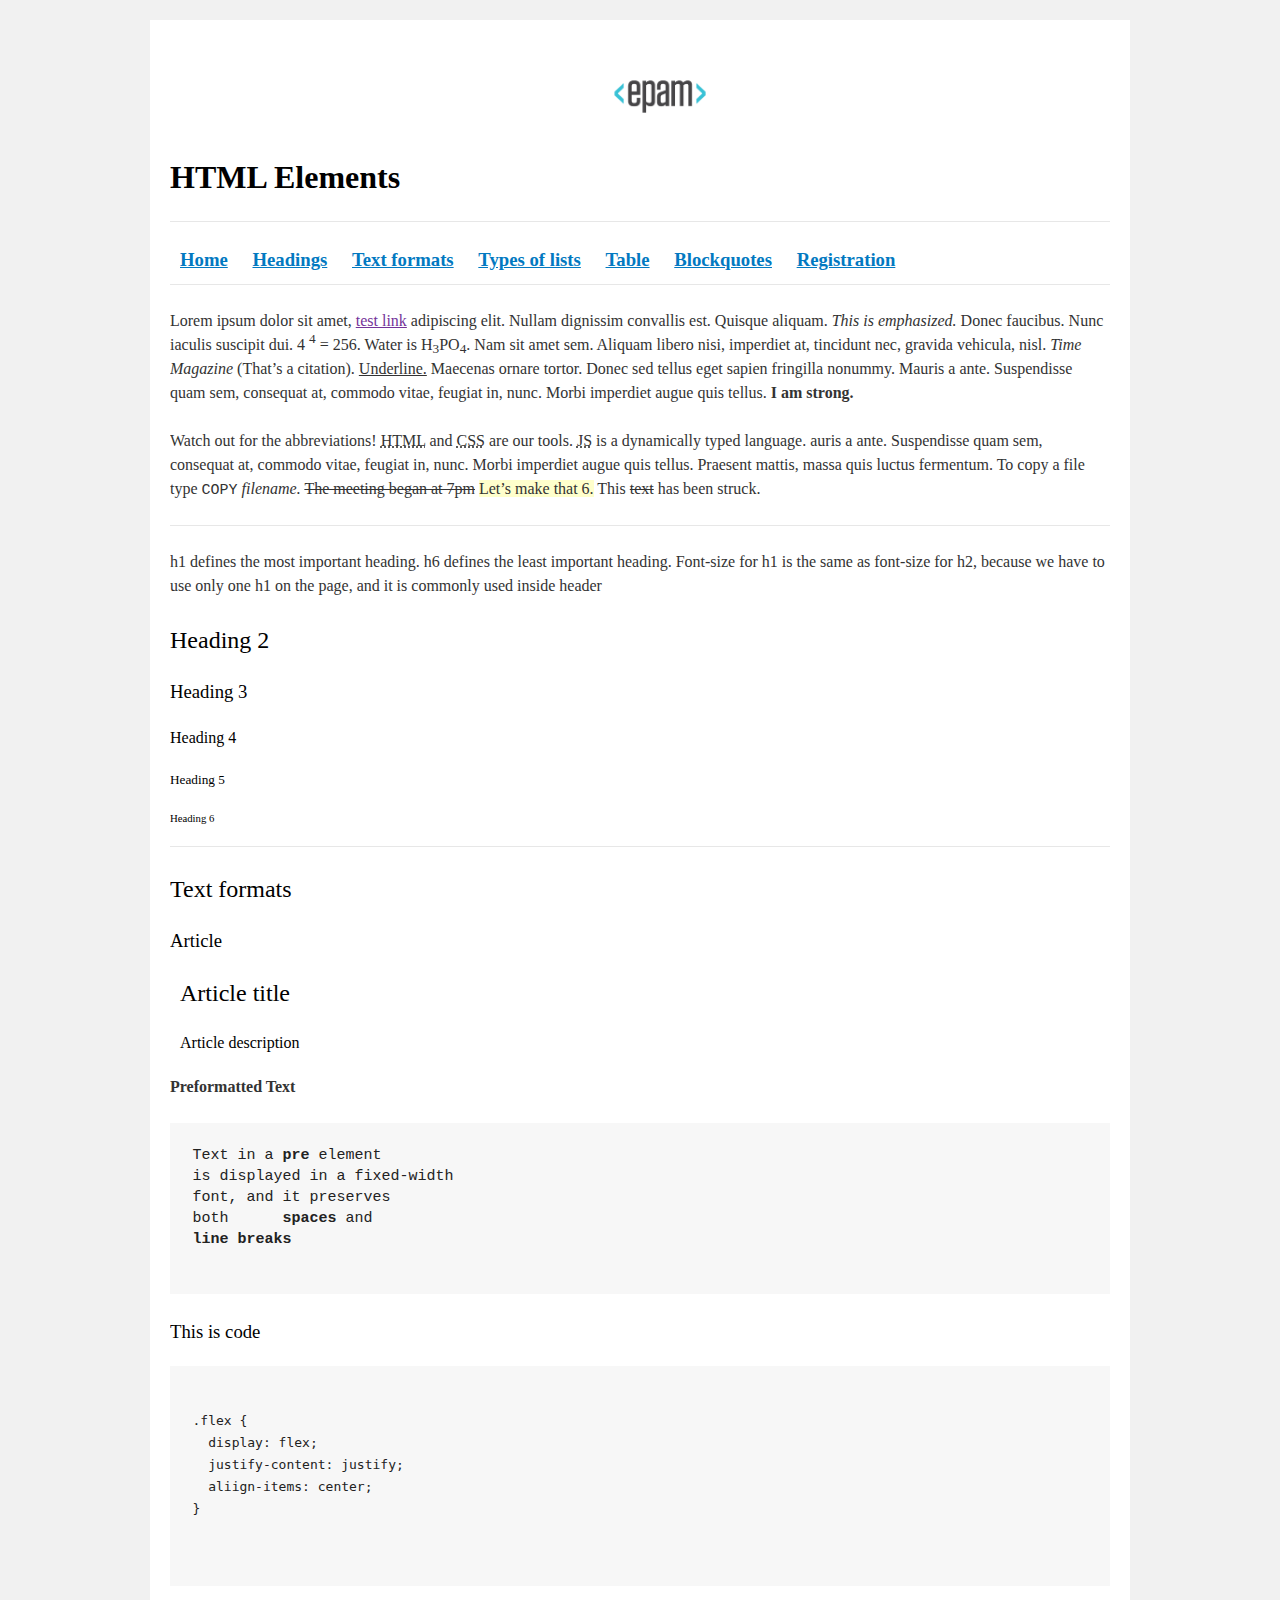
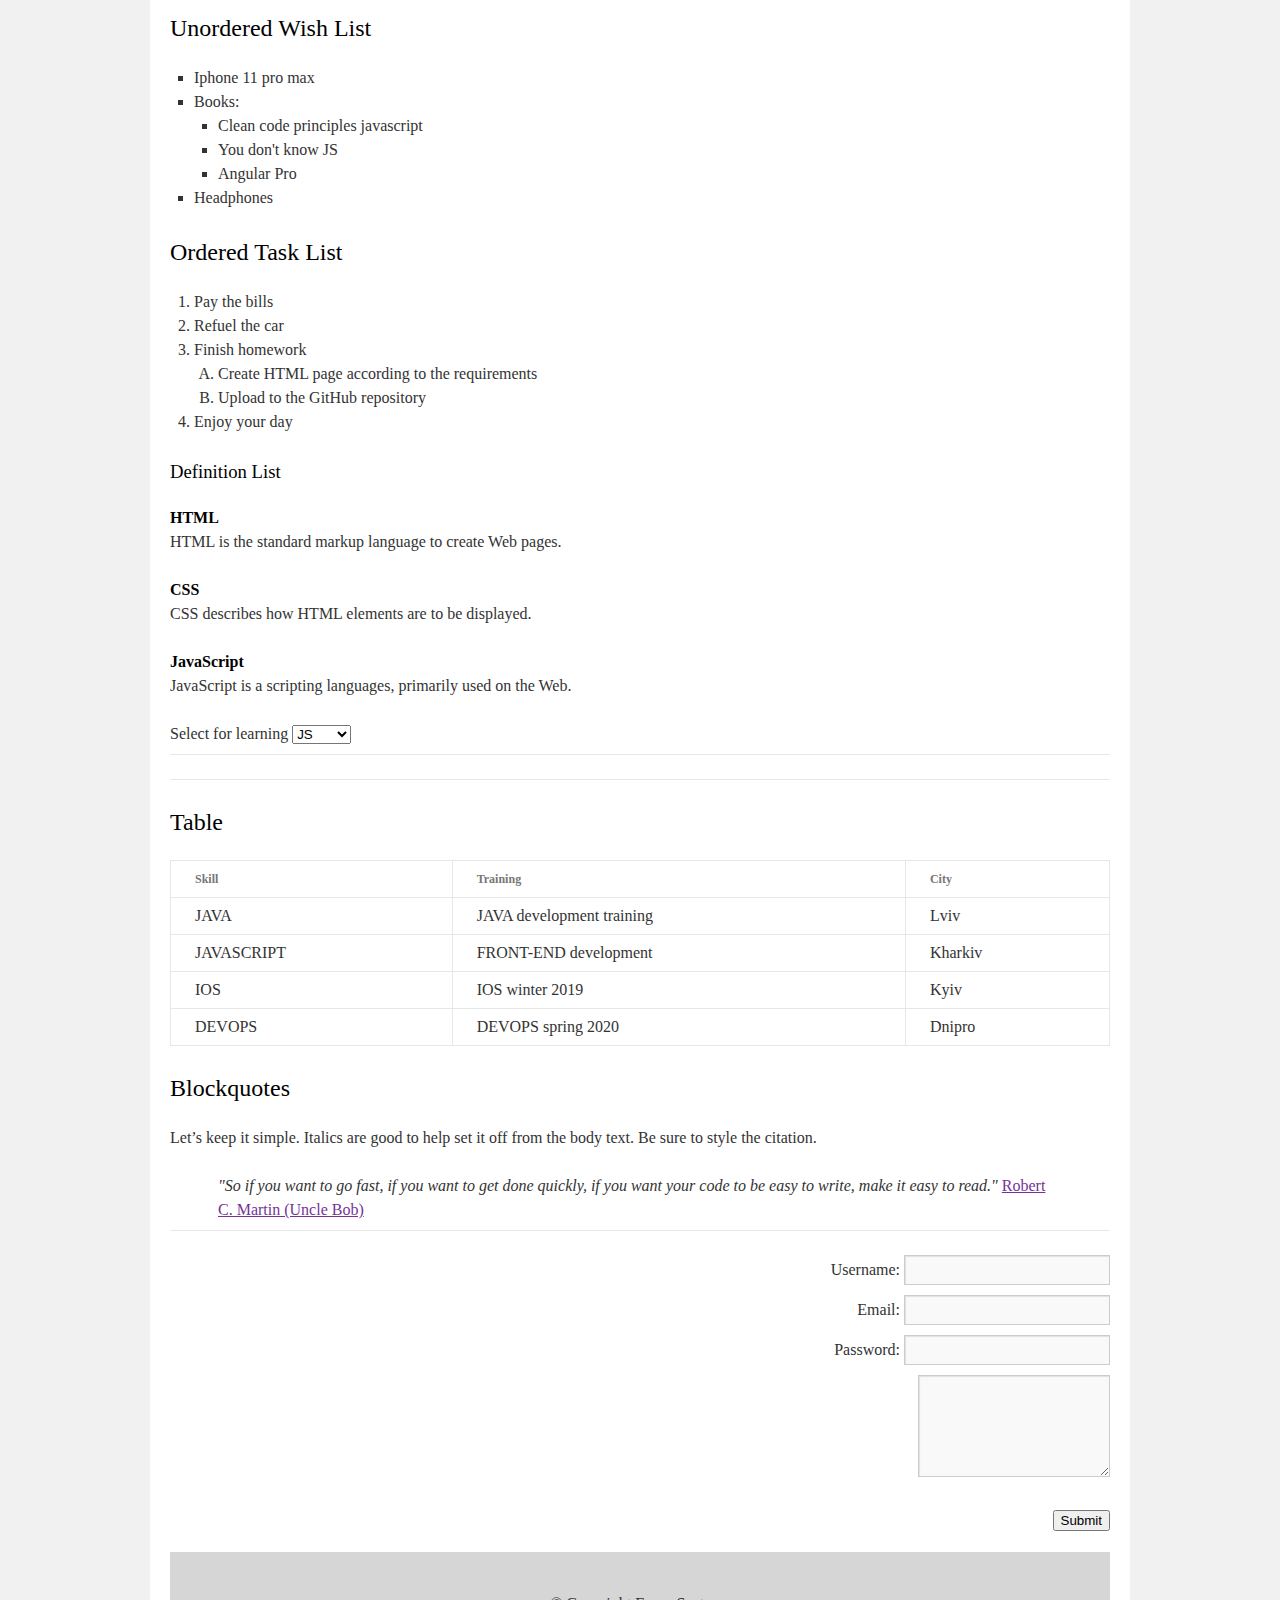
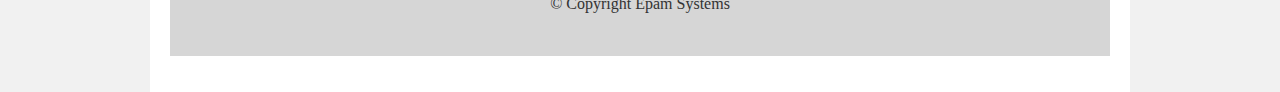
<file: FL12_HW1/homework/index.html>
<!DOCTYPE html>
<html lang="en">

<head>
  <meta charset="utf-8">
  <title>HTML Basics</title>
  <link rel="stylesheet" href="style.css">
</head>

<body>
  <div id="wrapper">
    <div id="main">
      <div id="container">
        <div id="content" role="main">

          <header>
            <img src="logo.png" alt="Epam logo">
            <h1>
              <b>
                HTML Elements
              </b>
            </h1>
          </header>
          
          <h3>
              <strong>
                <nav>
                  <hr>
                    <a href="">Home</a>
                    <a href="">Headings</a>
                    <a href="">Text formats</a>
                    <a href="">Types of lists</a>
                    <a href="">Table</a>
                    <a href="">Blockquotes</a>
                    <a href="">Registration</a>
                  <hr>
                </nav>
              </strong>
          </h3>

          <p>
            Lorem ipsum dolor sit amet,
            <a href="">test link</a>
            adipiscing elit.
            Nullam dignissim convallis est. Quisque aliquam.
            <em>This is emphasized.</em>
            Donec faucibus. Nunc iaculis suscipit dui. 4
            <sup>4</sup> = 256.
            Water is H<sub>3</sub>PO<sub>4</sub>.
            Nam sit amet sem. Aliquam libero nisi, imperdiet at, tincidunt nec, gravida vehicula, nisl.
            <cite>Time Magazine</cite>
            (That’s a citation).
            <u>Underline.</u>
            Maecenas ornare tortor. Donec sed tellus eget sapien fringilla nonummy. Mauris a ante. Suspendisse quam sem, consequat at, commodo vitae, feugiat in, nunc. Morbi imperdiet augue quis tellus.
            <b>I am strong.</b>  
          </p>

          <p>
            Watch out for the abbreviations!
            <abbr title="Hyper Text Markup Language">HTML</abbr>
            and
            <abbr title="Cascading Style Sheets">CSS</abbr>
            are our tools.
            <abbr title="JavaScript">JS</abbr>
            is a dynamically typed language.
            auris a ante. Suspendisse quam sem, consequat at, commodo vitae, feugiat in, nunc. Morbi imperdiet augue quis tellus. Praesent mattis, massa quis luctus fermentum. To copy a file type
            <kbd>COPY</kbd>
            <i>filename.</i>
            <del>The meeting began at 7pm</del>
            <ins>Let’s make that 6.</ins>
            This <del>text</del> has been struck.
            <hr>
          </p>
          
          <p>
            h1 defines the most important heading. h6 defines the least important heading. Font-size for h1 is the same as font-size for h2, because we have to use only one h1 on the page, and it is commonly used inside header
          </p>

          <h2>Heading 2</h2>
          <h3>Heading 3</h3>
          <h4>Heading 4</h4>
          <h5>Heading 5</h5>
          <h6>Heading 6</h6>
          <hr>

          <h2>Text formats</h2>
          <section><h3>Article</h3>
          
        <article>
          <section><h2>Article title</h2></section>
          <section><h4>Article description</h4></section>
        </article>
          
        <b>Preformatted Text</b>
        <p>
          <pre>
Text in a <b>pre</b> element
is displayed in a fixed-width
font, and it preserves
both      <b>spaces</b> and
<b>line breaks</b>
          </pre>
        </p>
          
        <h3>This is code</h3>
          <pre>
            <code>
.flex {
  display: flex;
  justify-content: justify;
  aliign-items: center;
}            
           </code>
          </pre>

          <h2>Unordered Wish List</h2>
          <ul>
            <li>Iphone 11 pro max</li>
            <li>Books:
              <ul>
                <li>Clean code principles javascript</li>
                <li>You don't know JS</li>
                <li>Angular Pro</li>
              </ul>
            </li>
            <li>Headphones</li>
          </ul>

          <h2>Ordered Task List</h2>
          <ol>
            <li>Pay the bills</li>
            <li>Refuel the car</li>
            <li>Finish homework
              <ol>
                <li>Create HTML page according to the requirements</li>
                <li>Upload to the GitHub repository</li>
              </ol>
            </li>
            <li>Enjoy your day</li>
          </ol>

          <h3>Definition List</h3>
          <dl>
              <dt>HTML</dt>
                  <dd>HTML is the standard markup language to create Web pages.</dd>
              <dt>CSS</dt>
                  <dd>CSS describes how HTML elements are to be displayed.</dd>
              <dt>JavaScript</dt>
                  <dd>JavaScript is a scripting languages, primarily used on the Web.</dd>
          </dl>
          
          Select for learning
          <select name="select">
            <option value="JS">JS</option>
            <option value="HTML">HTML</option>
            <option value="CSS">CSS</option>
          </select>
          <hr>
          <hr>
          
          <h2>Table</h2>
          <table>
            <thead>
              <tr>
                <th>Skill</th>
                <th>Training</th>
                <th>City</th>
              </tr>
            </thead>
            <tbody>
              <tr>
               <td>JAVA</td> 
               <td>JAVA development training</td>
               <td>Lviv</td>
              </tr>
              <tr>
                <td>JAVASCRIPT</td>
                <td>FRONT-END development</td>
                <td>Kharkiv</td>
              </tr>
              <tr>
                  <td>IOS</td>
                  <td>IOS winter 2019</td>
                  <td>Kyiv</td>
              </tr>
              <tr>
                  <td>DEVOPS</td>
                  <td>DEVOPS spring 2020</td>
                  <td>Dnipro</td>
              </tr>
            </tbody>
          </table>

          <h2>Blockquotes</h2>
          
          Let’s keep it simple. Italics are good to help set it off from the body text. Be sure to style the citation.
          <p>
            <blockquote>
            "So if you want to go fast, if you want to get done quickly, if you want your code to be easy to write, make it easy to read."
             <cite> <a href="">Robert C. Martin (Uncle Bob)</a></cite>
            </blockquote>
            <hr>
          </p>

          <form>
            Username:
            <input type="text" name="username">
            <br>
            Email:
            <input type="email" name="email">
            <br>
            Password:
            <input type="password" name="password">
            <p>
              <textarea name="text" cols="19" rows="4"></textarea>
            </p>
            <button>Submit</button>
          </form>

          <footer>&copy; Copyright Epam Systems</footer>
        </div>
      </div>
    </div>
  </div>
</body>

</html>
</file>
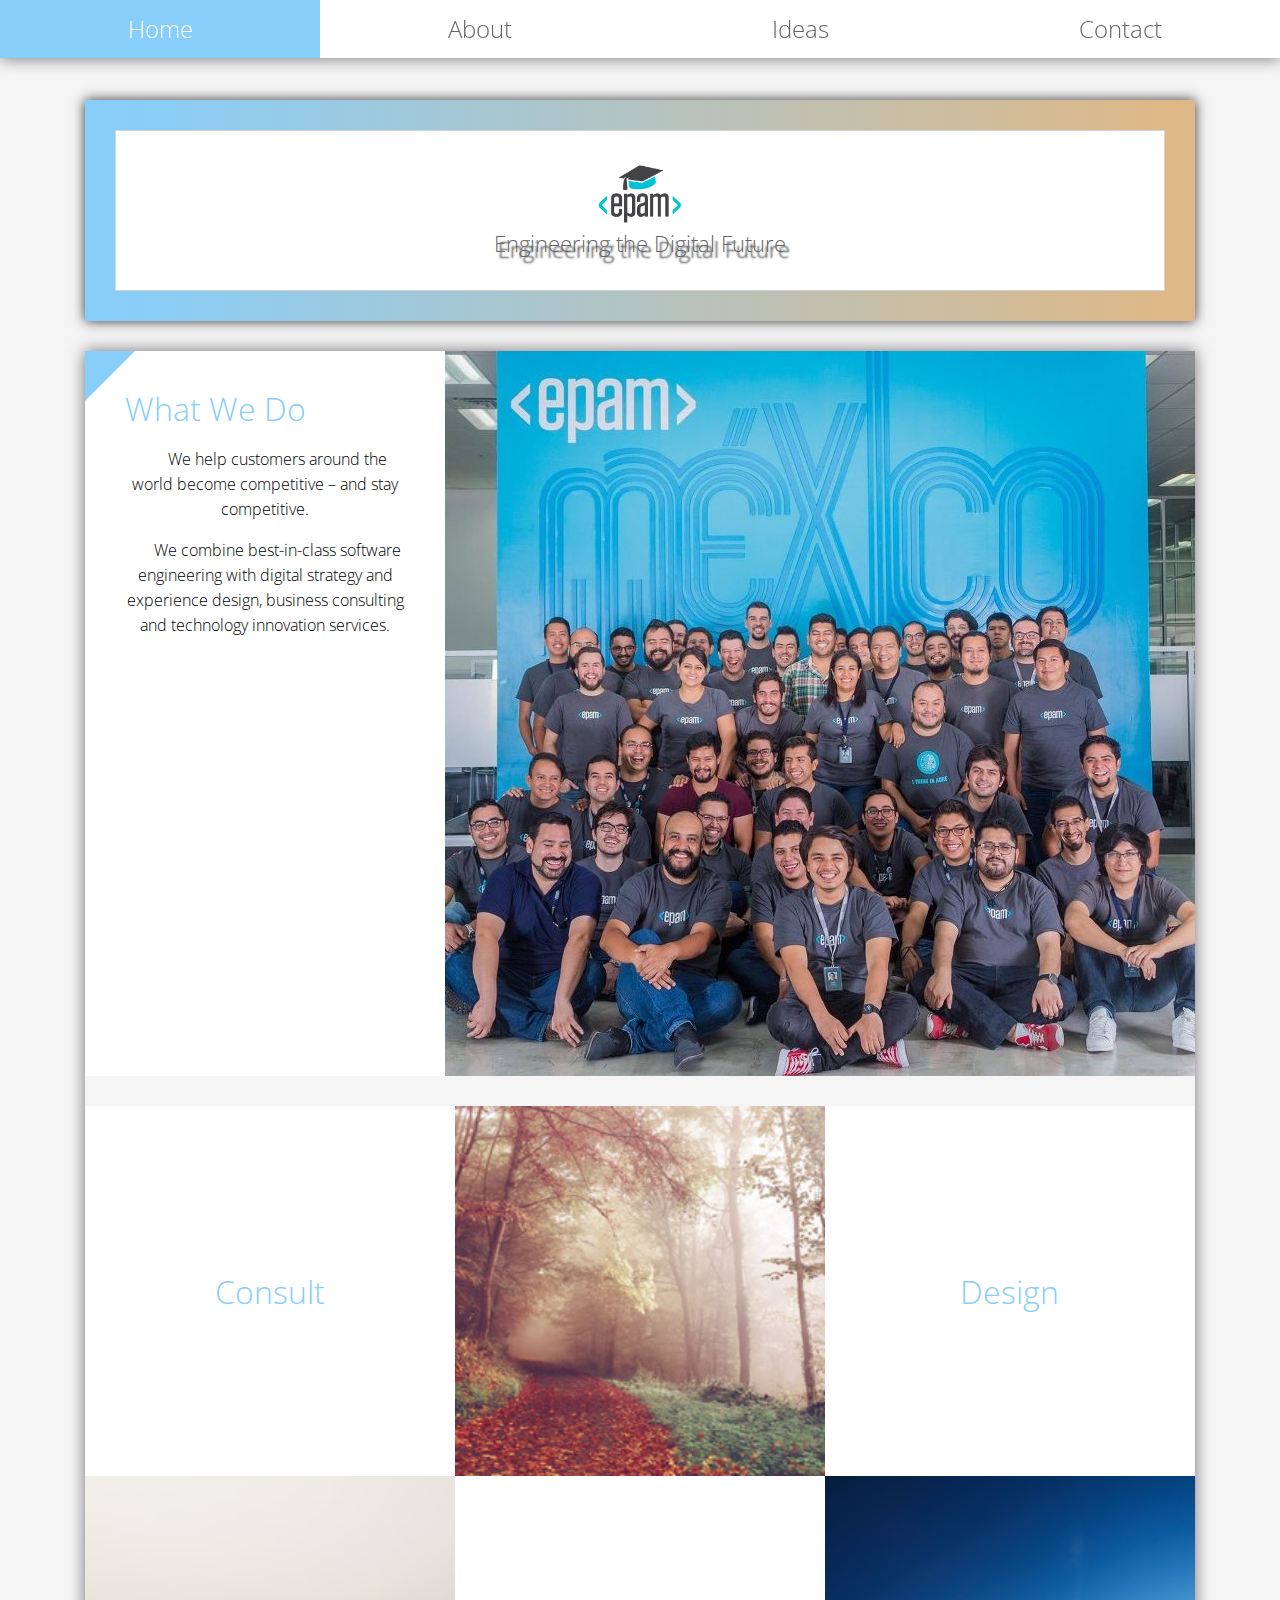
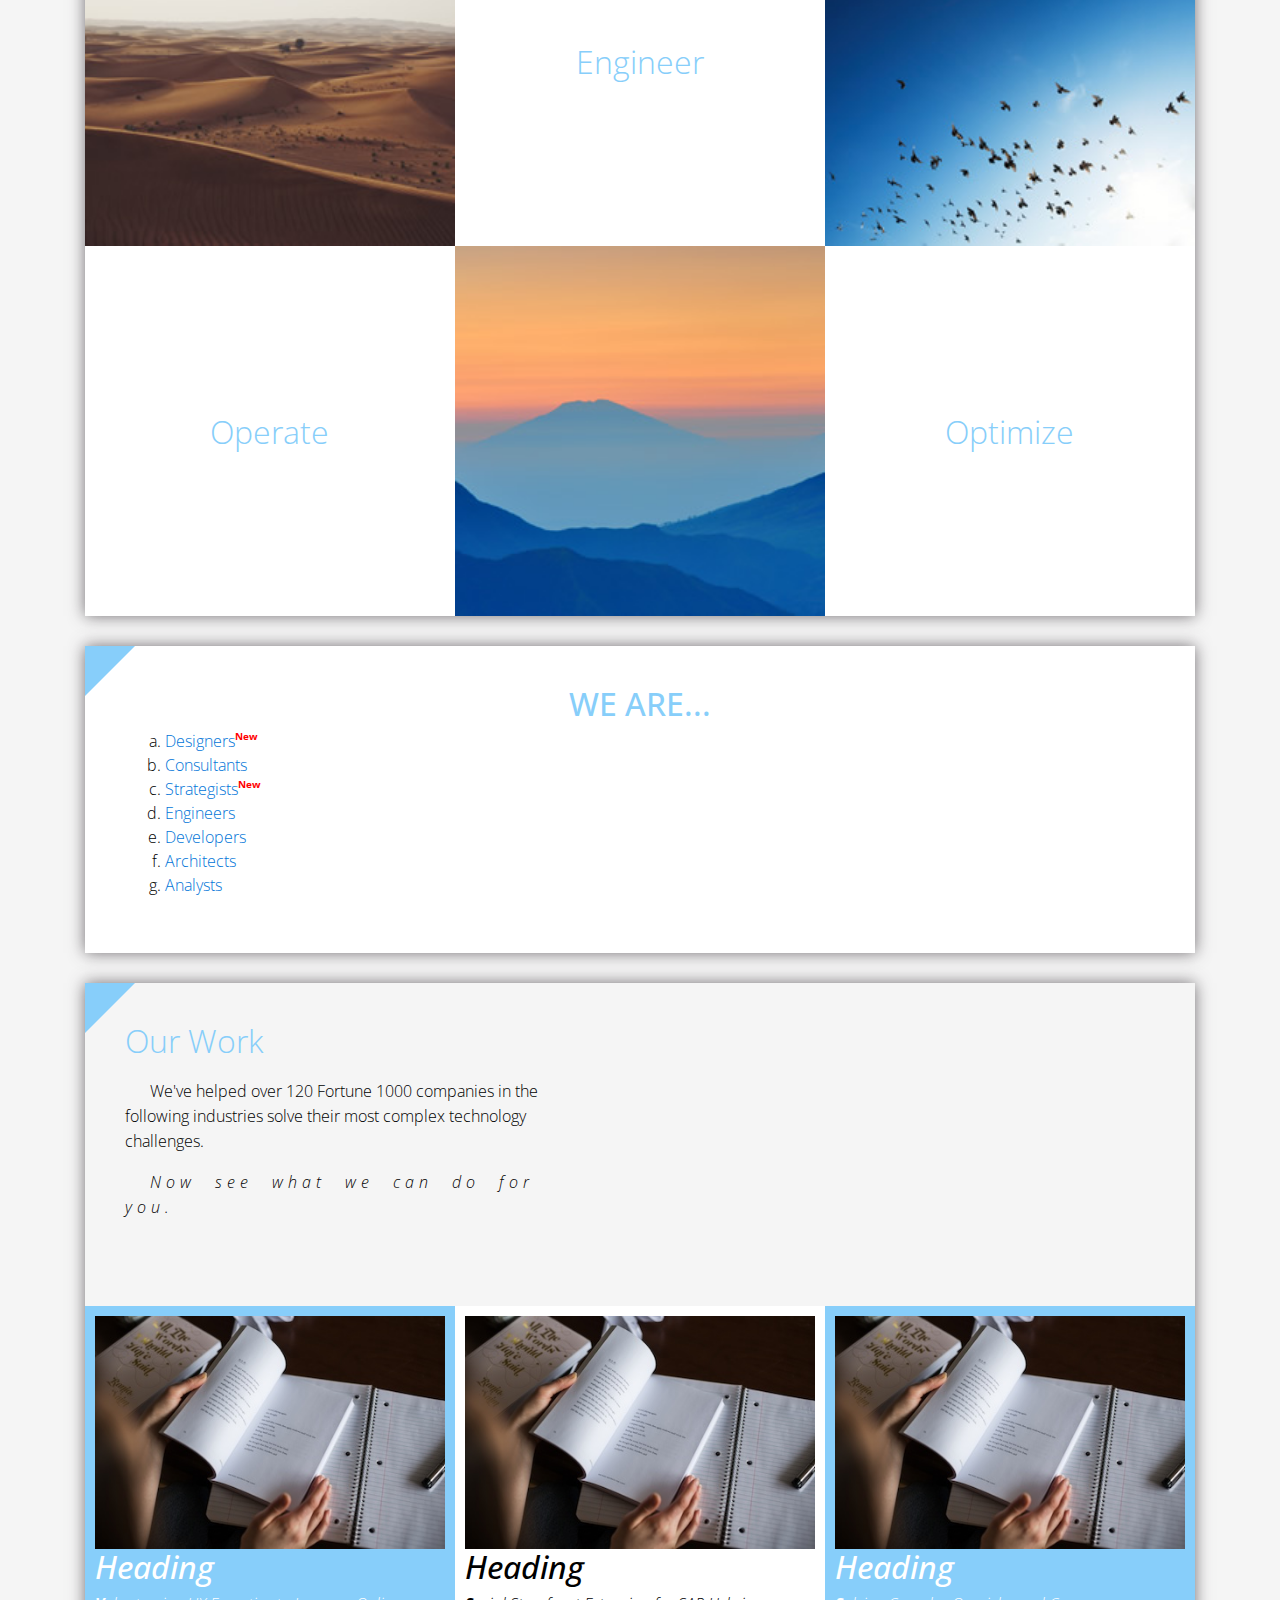
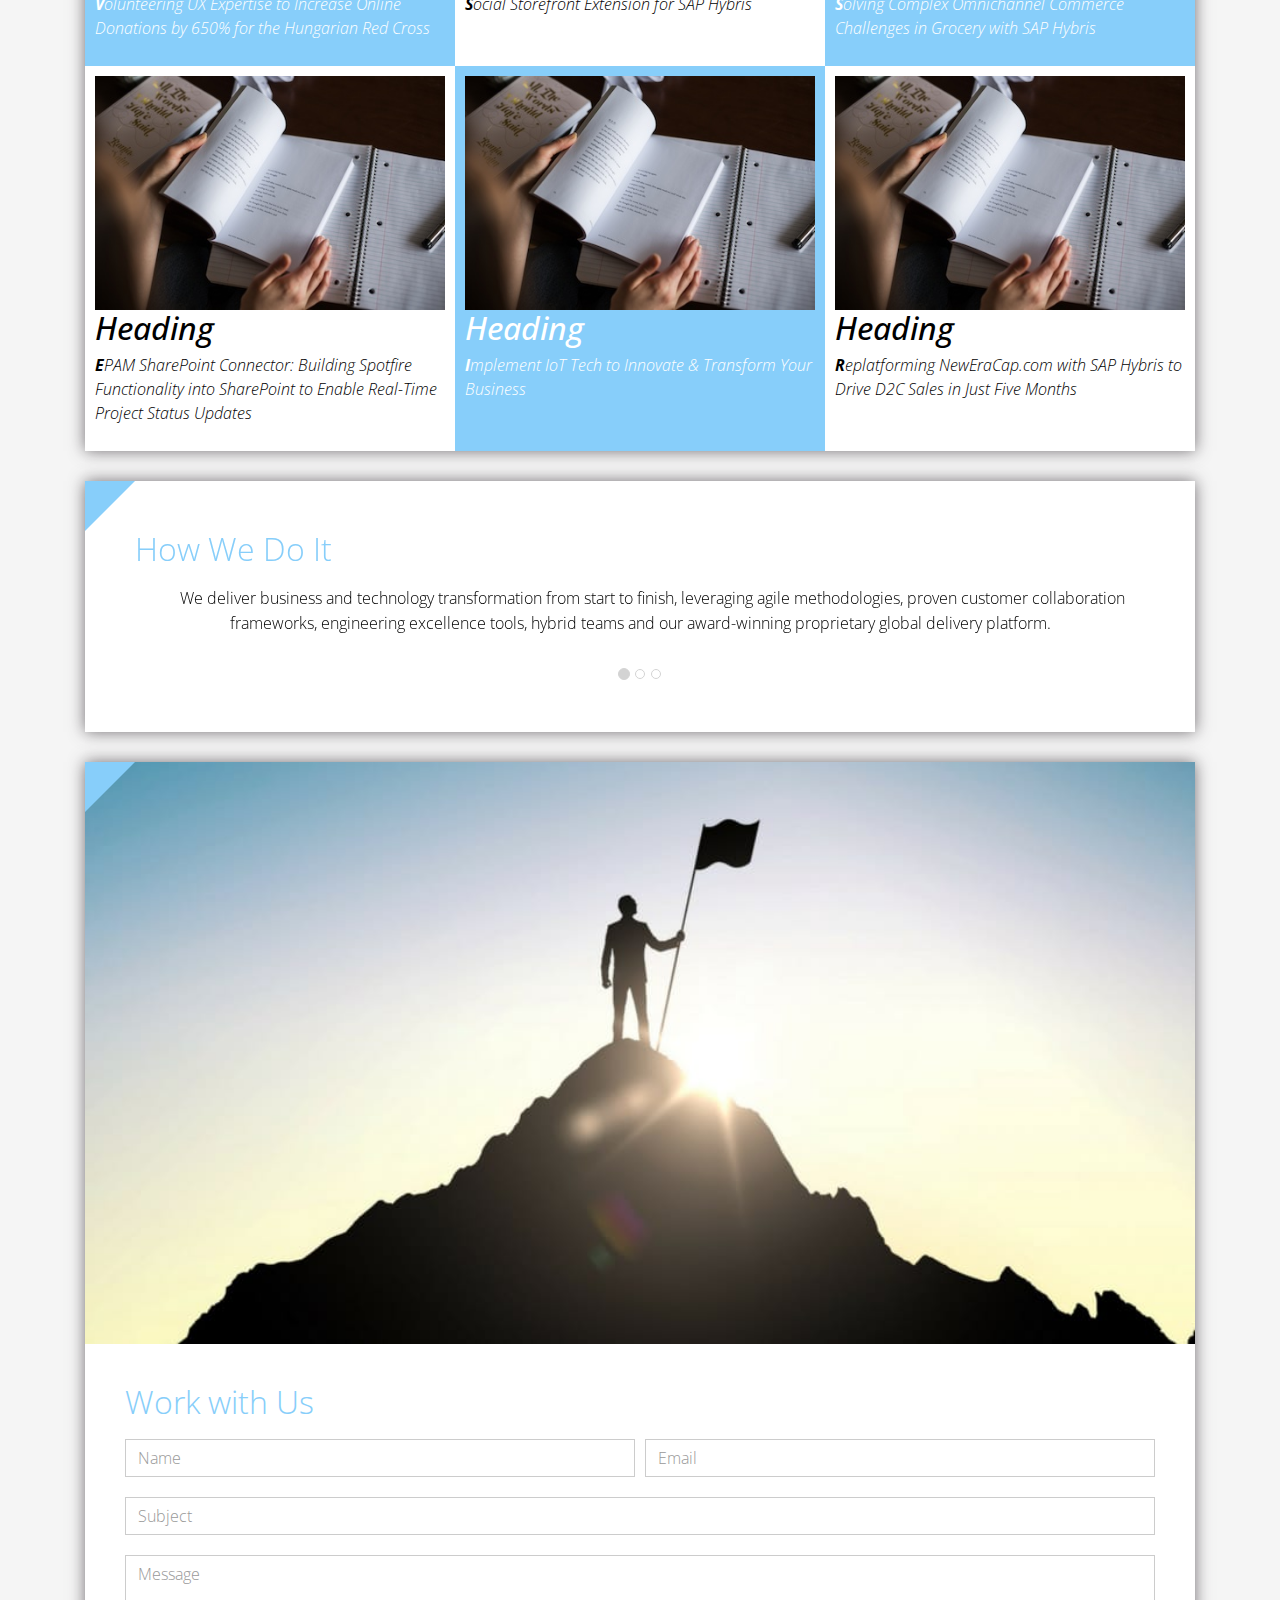
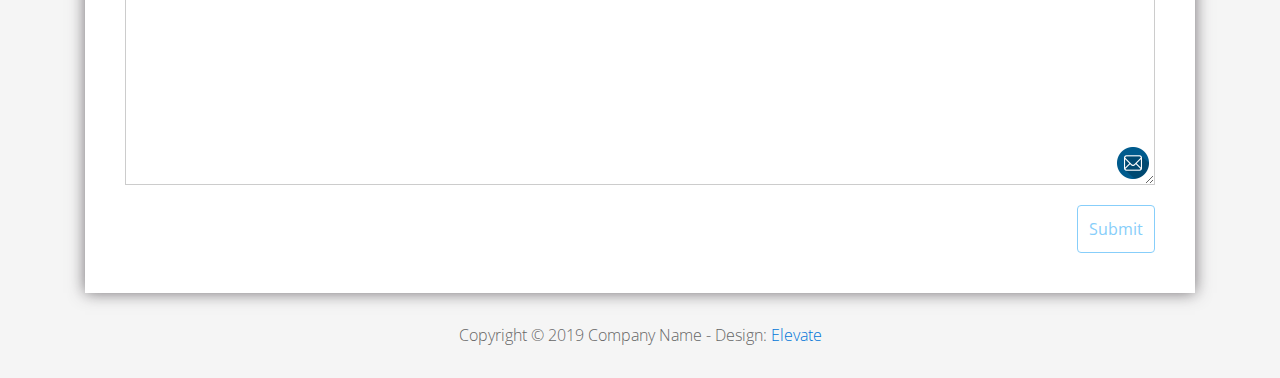
<file: FL12_HW2/homework/index.html>
<!DOCTYPE html>
<html lang="en">
<head>
  <meta charset="utf-8">
  <meta http-equiv="X-UA-Compatible" content="IE=edge">
  <meta name="viewport" content="width=device-width, initial-scale=1">

  <title>CSS Basics HW</title>



  <!-- load stylesheets -->
  <link rel="stylesheet" href="http://fonts.googleapis.com/css?family=Open+Sans:300,400">
  <!-- Google web font "Open Sans" -->
  <link rel="stylesheet" href="css/bootstrap.min.css">
  <!-- Bootstrap style -->
  <link rel="stylesheet" href="css/general.css">
  <link rel="stylesheet" href="css/style.css">
  <!-- Templatemo style -->
</head>

<body>
<div class="container">

  <div class="tm-sidebar">
    <nav class="tm-main-nav">
      <ul>
        <li class="tm-nav-item"><a href="#home" class="tm-nav-item-link">Home</a></li>
        <li class="tm-nav-item"><a href="#about" class="tm-nav-item-link">About</a></li>
        <li class="tm-nav-item"><a href="#ideas" class="tm-nav-item-link">Ideas</a></li>
        <li class="tm-nav-item"><a href="#contact" class="tm-nav-item-link">Contact</a></li>
      </ul>
    </nav>
  </div>

  <div class="tm-main-content">

    <div id="home" class="tm-content-box tm-content-header margin-b-10">
      <div class="tm-banner">
        <div class="tm-banner-inner">
          <img src="img/epam_logo.png" width="100" alt="">
          <p class="tm-banner-text">Engineering the Digital Future</p>
        </div>
      </div>
    </div>

    <section>
      <div class="tm-content-box flex-2-col">

        <div class="padding-medium flex-item tm-team-description-container flex-item">
          <h2 class="tm-section-title">What We Do</h2>
          <p class="tm-section-description">We help customers around the world become competitive – and stay competitive.</p>
          <p class="tm-section-description"> We combine best-in-class software engineering with digital strategy and experience design, business consulting and technology innovation services.</p>
        </div>
        <div class="flex-item tm-team-img">
          <img src="img/epam-mexico.jpg" alt="epam-mexico">
        </div>

      </div>

      <div id="about" class="tm-content-box">

        <ul class="boxes gallery-container">
          <li class="box box-bg">
            <h2 class="tm-section-title tm-section-title-box tm-box-bg-title">Consult</h2>
          </li>
          <li class="box">
            <a href="img/idea-large-01.jpg">
              <img src="img/idea-01.jpg" alt="Image" class="img-fluid thumbnail box-img">
            </a>
          </li>
          <li class="box box-bg">
            <h2 class="tm-section-title tm-section-title-box tm-box-bg-title">Design</h2>
          </li>
          <li class="box">
            <a href="img/idea-large-02.jpg">
              <img src="img/idea-02.jpg" alt="Image" class="img-fluid thumbnail box-img">
            </a>
          </li>
          <li class="box box-bg">
            <h2 class="tm-section-title tm-section-title-box tm-box-bg-title">Engineer</h2>
          </li>
          <li class="box">
            <a href="img/idea-large-03.jpg">
              <img src="img/idea-03.jpg" alt="Image" class="img-fluid thumbnail box-img">
            </a>
          </li>
          <li class="box box-bg">
            <h2 class="tm-section-title tm-section-title-box tm-box-bg-title">Operate</h2>
          </li>
          <li class="box">
            <a href="img/idea-large-04.jpg">
              <img src="img/idea-04.jpg" alt="Image" class="img-fluid thumbnail box-img">
            </a>
          </li>
          <li class="box box-bg">
            <h2 class="tm-section-title tm-section-title-box tm-box-bg-title">Optimize</h2>
          </li>
        </ul>

      </div>

    </section>

    <!-- slider -->
    <section class="heading tm-content-box">
      <div class="padding-medium">
        <h2> WE ARE...</h2>
        <ol>
          <li><a href="index.html" class="text">Designers</a></li>
          <li><a href="index.html">Consultants</a></li>
          <li><a href="#" class="text">Strategists</a></li>
          <li><a href="#">Engineers</a></li>
          <li><a href="#">Developers</a></li>
          <li><a href="#">Architects</a></li>
          <li><a href="#">Analysts</a></li>
        </ol>
      </div>
    </section>

    <section class="blocks">
      <div class="padding-medium flex-item tm-team-description-container">
        <h2 class="tm-section-title">Our Work</h2>
        <p class="tm-section-description">We've helped over 120 Fortune 1000 companies in the following industries solve their most complex technology challenges. </p>
        <p class="tm-section-description"> Now see what we can do for you.</p>
      </div>
      <div class="tm-content-box flex-2-col">
      </div>
      <div  class="tm-content-box">
        <ul class="boxes gallery-container">
          <li class="box box-work">
            <img src="img/study.jpeg" alt="Image" class="img-fluid">
            <div>
              <h2>Heading</h2>
              <p>Volunteering UX Expertise to Increase Online Donations by 650% for the Hungarian Red Cross</p>
            </div>
          </li>
          <li class="box box-work">
            <img src="img/study.jpeg" alt="Image" class="img-fluid">
            <div>
              <h2>Heading</h2>
              <p>Social Storefront Extension for SAP Hybris</p>
            </div>
          </li>
          <li class="box box-work">
            <img src="img/study.jpeg" alt="Image" class="img-fluid">
            <div>
              <h2>Heading</h2>
              <p>Solving Complex Omnichannel Commerce Challenges in Grocery with SAP Hybris</p>
            </div>
          </li>
          <li class="box box-work">
            <img src="img/study.jpeg" alt="Image" class="img-fluid">
            <div>
              <h2>Heading</h2>
              <p>EPAM SharePoint Connector: Building Spotfire Functionality into SharePoint to Enable Real-Time Project Status Updates</p>
            </div>
          </li>
          <li class="box box-work">
            <img src="img/study.jpeg" alt="Image" class="img-fluid">
            <div>
              <h2>Heading</h2>
              <p>Implement IoT Tech to Innovate &amp; Transform Your Business</p>
            </div>
          </li>
          <li class="box box-work">
            <img src="img/study.jpeg" alt="Image" class="img-fluid">
            <div>
              <h2>Heading</h2>
              <p>Replatforming NewEraCap.com with SAP Hybris to Drive D2C Sales in Just Five Months</p>
            </div>
          </li>
        </ul>

      </div>
    </section>

    <section id="ideas">
      <div id="tmCarousel" class="carousel slide tm-content-box" data-ride="carousel">

        <ol class="carousel-indicators">
          <li data-target="#tmCarousel" data-slide-to="0" class="active"></li>
          <li data-target="#tmCarousel" data-slide-to="1" class=""></li>
          <li data-target="#tmCarousel" data-slide-to="2" class=""></li>
        </ol>

        <div class="carousel-inner" role="listbox">

          <div class="carousel-item active">
            <div class="carousel-content">
              <div class="flex-item">
                <h2 class="tm-section-title">How We Do It</h2>
                <p class="tm-section-description carousel-description">We deliver business and technology transformation from start to finish, leveraging agile methodologies, proven customer collaboration frameworks, engineering excellence tools, hybrid teams and our award-winning proprietary global delivery platform.</p>
              </div>
            </div>
          </div>

          <div class="carousel-item">
            <div class="carousel-content">
              <div class="flex-item">
                <h2 class="tm-section-title">Our Clients</h2>
                <p class="tm-section-description carousel-description">Lorem ipsum dolor sit amet,
                  consectetur adipiscing elit. Quisque vel nisi pharetra nibh varius pharetra ac
                  sagittis nisi. Etiam pharetra vestibulum hendrerit. Pellentesque interdum metus
                  sed massa rutrum.</p>
              </div>
            </div>
          </div>

          <div class="carousel-item">
            <div class="carousel-content">
              <div class="flex-item">
                <h2 class="tm-section-title">Our Projects</h2>
                <p class="tm-section-description carousel-description">Donec ex libero, fringilla
                  vitae purus sit amet, rhoncus pharetra lorem. Pellentesque id sem id lacus
                  ultricies vehicula. Aliquam rutrum mi non. Pellentesque interdum metus sed massa
                  rutrum.</p>
              </div>
            </div>
          </div>

        </div>

      </div>
    </section>

    <section class="tm-content-box">
      <img src="img/contact-us.jpg" alt="Contact image" class="img-fluid img-contact-us">

      <div id="contact" class="padding-medium">
        <h2 class="tm-section-title">Work with Us</h2>
        <form action="#contact" method="get" class="contact-form">

          <div class="form-group col-xs-12 col-sm-12 col-md-6 col-lg-6 form-group-2-col-left">
            <input type="text" id="contact_name" name="contact_name" class="form-control"
                   placeholder="Name" required/>
          </div>
          <div class="form-group col-xs-12 col-sm-12 col-md-6 col-lg-6 form-group-2-col-right mandatory-field">
            <input type="email" id="contact_email" name="contact_email" class="form-control"
                   placeholder="Email" required/>
          </div>
          <div class="form-group">
            <input type="text" id="contact_subject" name="contact_subject" class="form-control"
                   placeholder="Subject" required/>
          </div>
          <div class="form-group">
            <textarea id="contact_message" name="contact_message" class="form-control" rows="9"
                      placeholder="Message" required></textarea>
          </div>

          <button type="submit" class="btn btn-primary submit-btn">Submit</button>

        </form>
      </div>
    </section>

    <footer class="tm-footer">
      <p class="text-xs-center">Copyright &copy; 2019 Company Name

        - Design: <a rel="nofollow" href="http://www.templatemo.com/tm-481-elevate"
                     target="_parent">Elevate</a></p>
    </footer>

  </div>

</div>

</body>
</html>
</file>
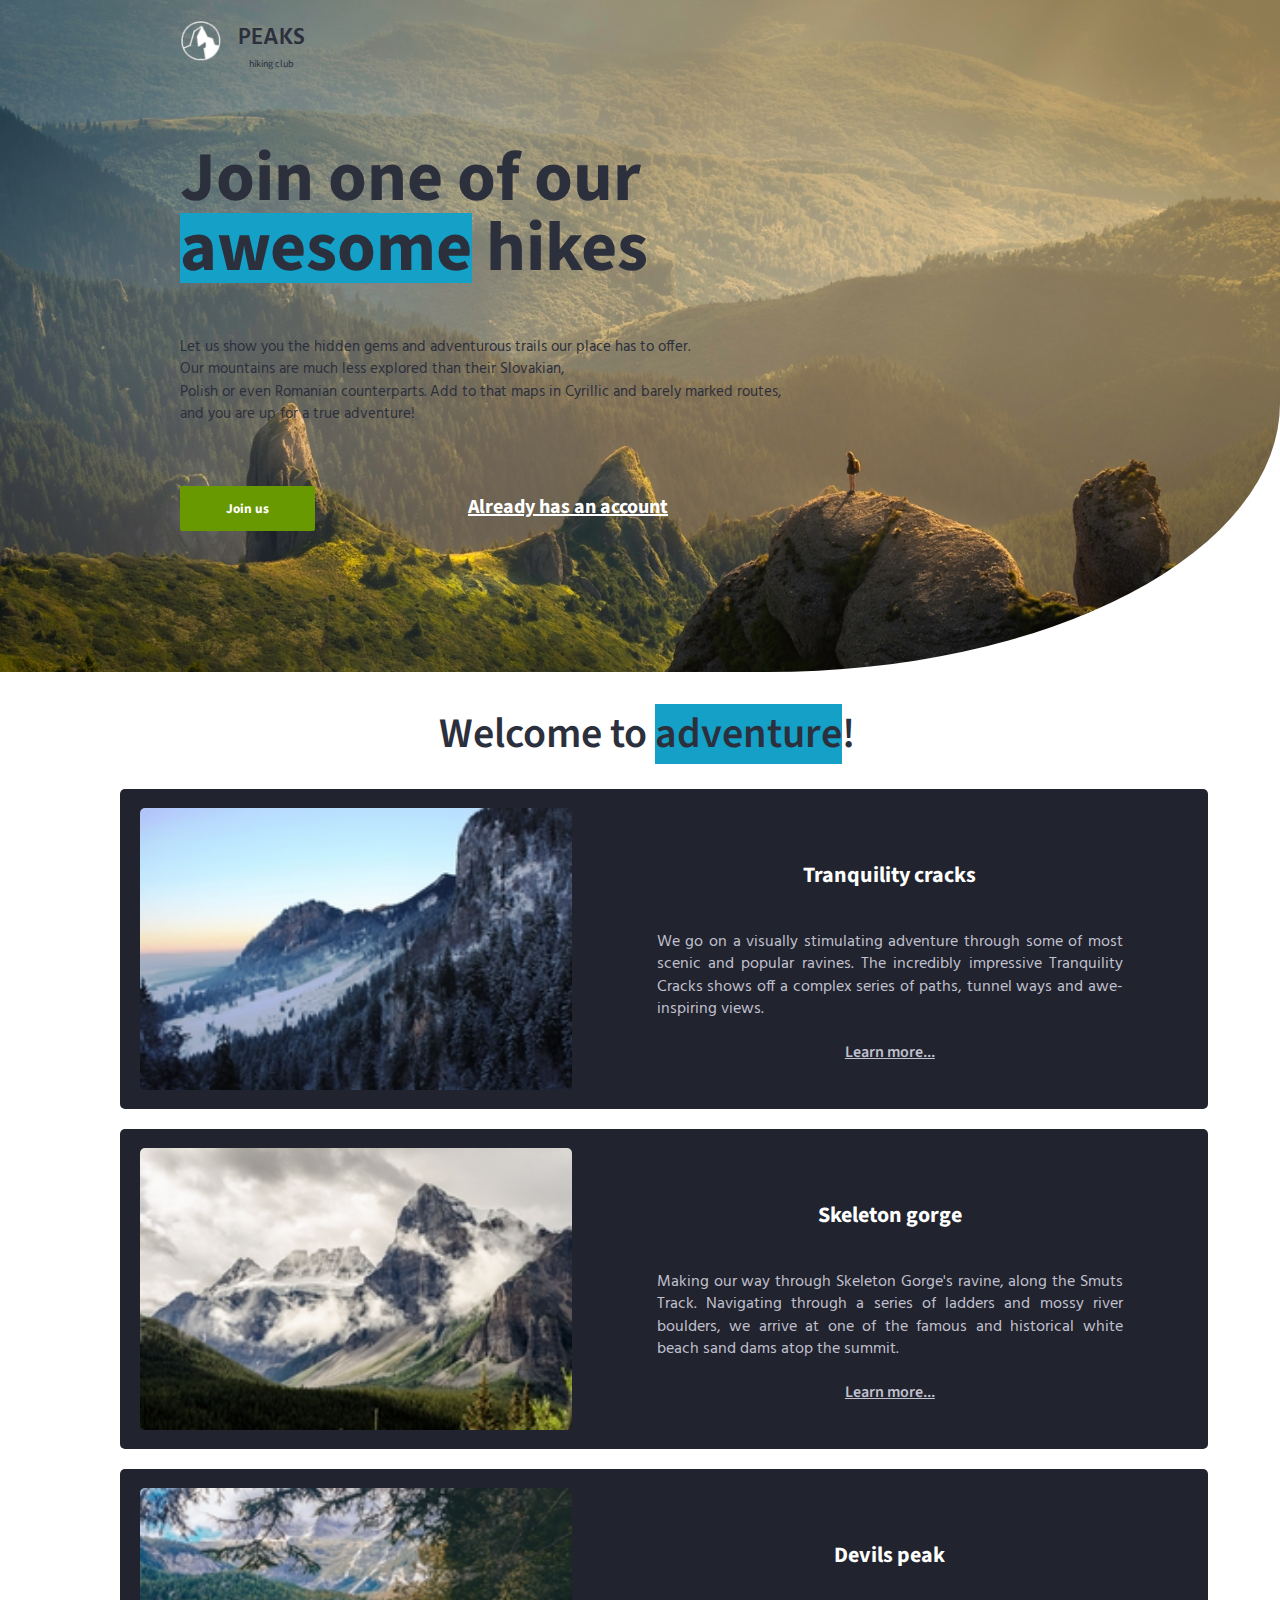
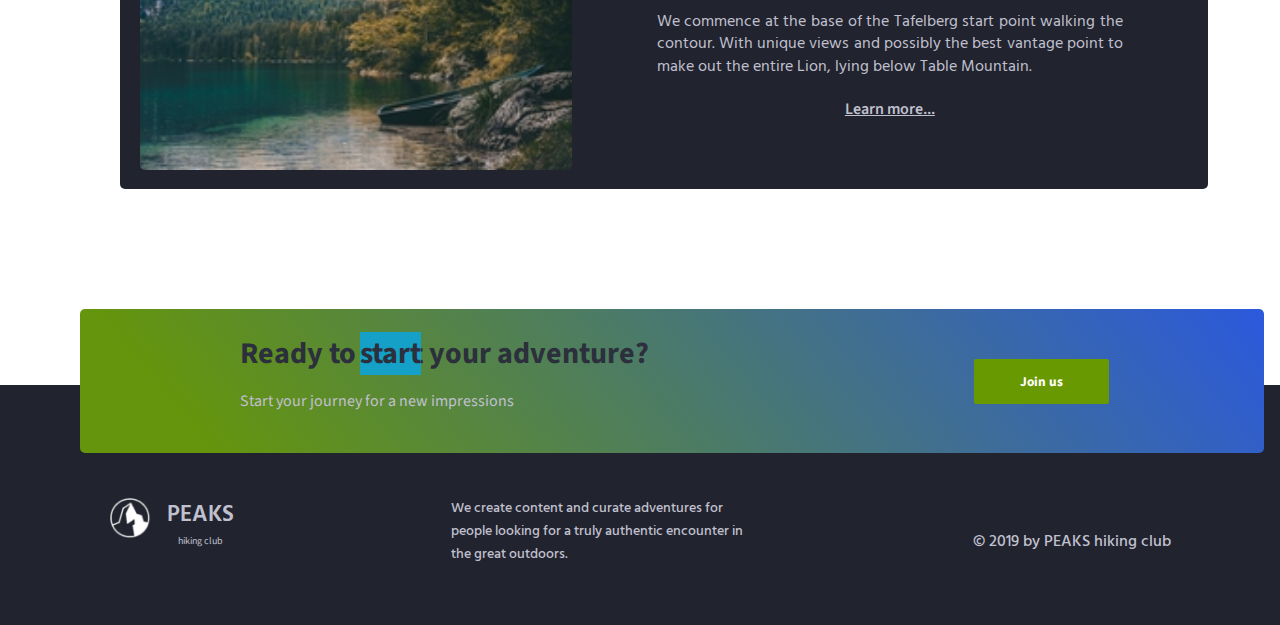
<file: FL12_HW3/homework/index.html>
<!DOCTYPE html>
<html lang="en">

<head>
    <meta charset="UTF-8">
    <meta name="viewport" content="width=device-width, initial-scale=1.0">
    <meta http-equiv="X-UA-Compatible" content="ie=edge">
    <link href="https://fonts.googleapis.com/css?family=Hind:400,600%7CSource+Sans+Pro:400,600,700%7CFresca"
          rel="stylesheet"/>

    <!-- Styles should be switched here: -->

    <link rel="stylesheet" type="text/css" href="css/style1.css">
     <!-- <link rel="stylesheet" type="text/css" href="css/style2.css"> -->

    <title>PEAKS hiking club</title>
</head>

<body>
<header class="header">
    <div class="header-wrap">
        <div class="landing-logo">
            <img src="img/m-logo.png" alt="logo"/>
            <p>PEAKS<span>hiking club</span></p>
        </div>
        <p class="header_heading">
            Join one of our awesome hikes
        </p>
        <p class="header_text">
            Let us show you the hidden gems and adventurous trails our place has to offer.
            Our mountains are much less explored than their Slovakian,
            Polish or even Romanian counterparts. Add to that maps in Cyrillic and barely marked routes,
            and you are up for a true adventure!
        </p>
        <div>
            <button class="header_button">Join us</button>
            <a href="#" class="login">Already has an account</a>
        </div>
    </div>
</header>
<main class="section">
    <p class="section_text">
        Welcome to adventure!
    </p>
    <div class="section_card_wrap">
        <div class="section_card">
            <img class="section_card_img"
                 src="img/m-1.jpg"
                 alt="experts"/>
            <div class="section_card_right_container">
                <p class="section_card_heading">
                    Tranquility cracks
                </p>
                <p class="section_card_text">
                    We go on a visually stimulating adventure through some of most scenic and popular ravines.
                    The incredibly impressive Tranquility Cracks shows off a complex series of paths, tunnel ways and
                    awe-inspiring views.
                </p>
                <a href="#" class="section_link">Learn more...</a>
            </div>
        </div>
        <div class="section_card">
            <img class="section_card_img"
                 src="img/m-2.jpg"
                 alt="content formats"/>
            <div class="section_card_right_container">
                <p class="section_card_heading">
                    Skeleton gorge
                </p>
                <p class="section_card_text">
                    Making our way through Skeleton Gorge's ravine, along the Smuts Track.
                    Navigating through a series of ladders and mossy river boulders, we arrive at one of the famous and
                    historical white beach sand dams atop the summit.
                </p>
                <a href="#" class="section_link">Learn more...</a>
            </div>
        </div>
        <div class="section_card">
            <img class="section_card_img"
                 src="img/m-3.jpg"
                 alt="certificate"/>
            <div class="section_card_right_container">
                <p class="section_card_heading">
                    Devils peak
                </p>
                <p class="section_card_text">
                    We commence at the base of the Tafelberg start point walking the contour.
                    With unique views and possibly the best vantage point to make out the entire Lion, lying below Table
                    Mountain.
                </p>
                <a href="#" class="section_link">Learn more...</a>
            </div>
        </div>
    </div>
    <div class="section_banner">
        <div class="section_banner_text_wrap">
            <p class="section_banner_heading">
                Ready to start your adventure?
            </p>
            <p class="section_banner_text">
                Start your journey for a new impressions
            </p>
        </div>
        <button class="section_banner_button">Join us</button>
    </div>
</main>
<footer class="footer">
    <div class="footer-wrap">
        <div class="footer_logo landing-logo">
            <img src="img/m-logo.png" alt="logo"/>
            <p>PEAKS<span>hiking club</span></p>
        </div>
        <p class="footer_text">
            We create content and curate adventures for people looking for a truly authentic encounter in the great
            outdoors.
        </p>
        <span class="footer-cr">
          &copy; 2019 by PEAKS hiking club
        </span>
    </div>
</footer>
</body>

</html>
</file>
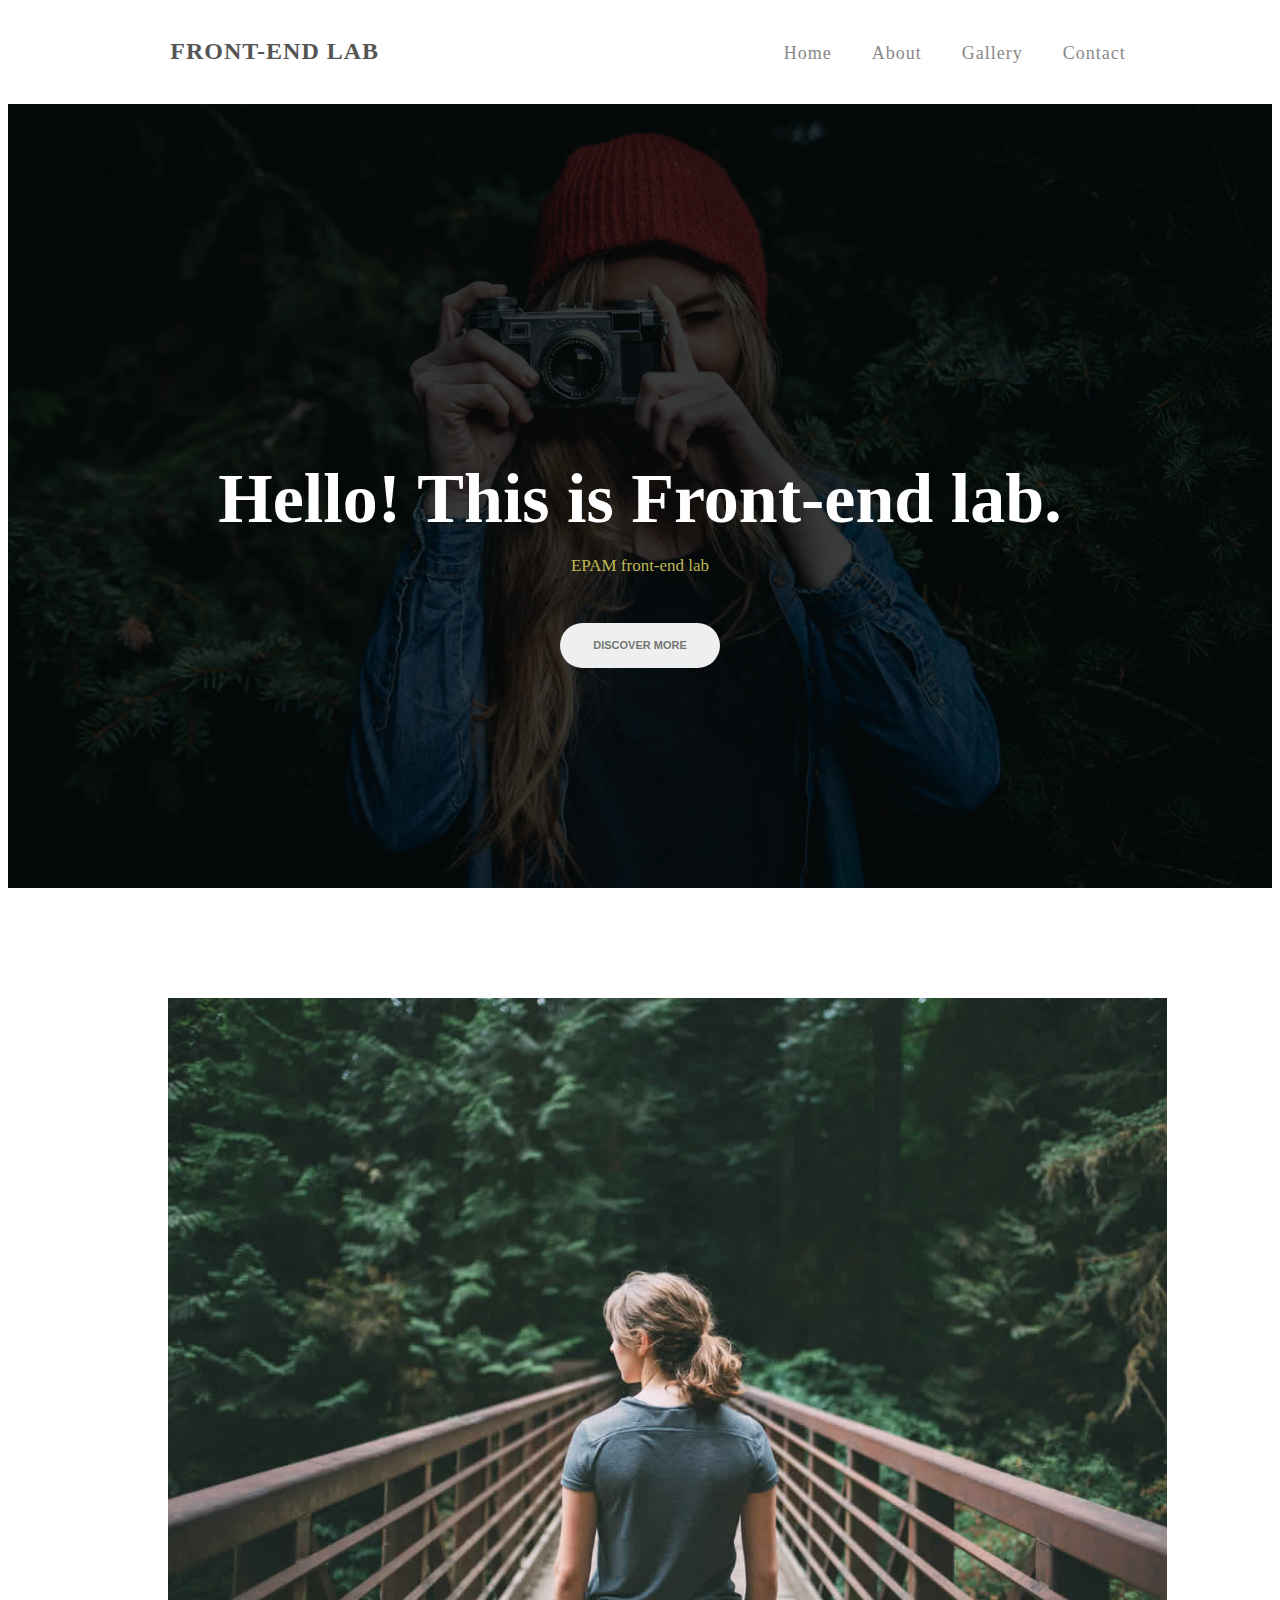
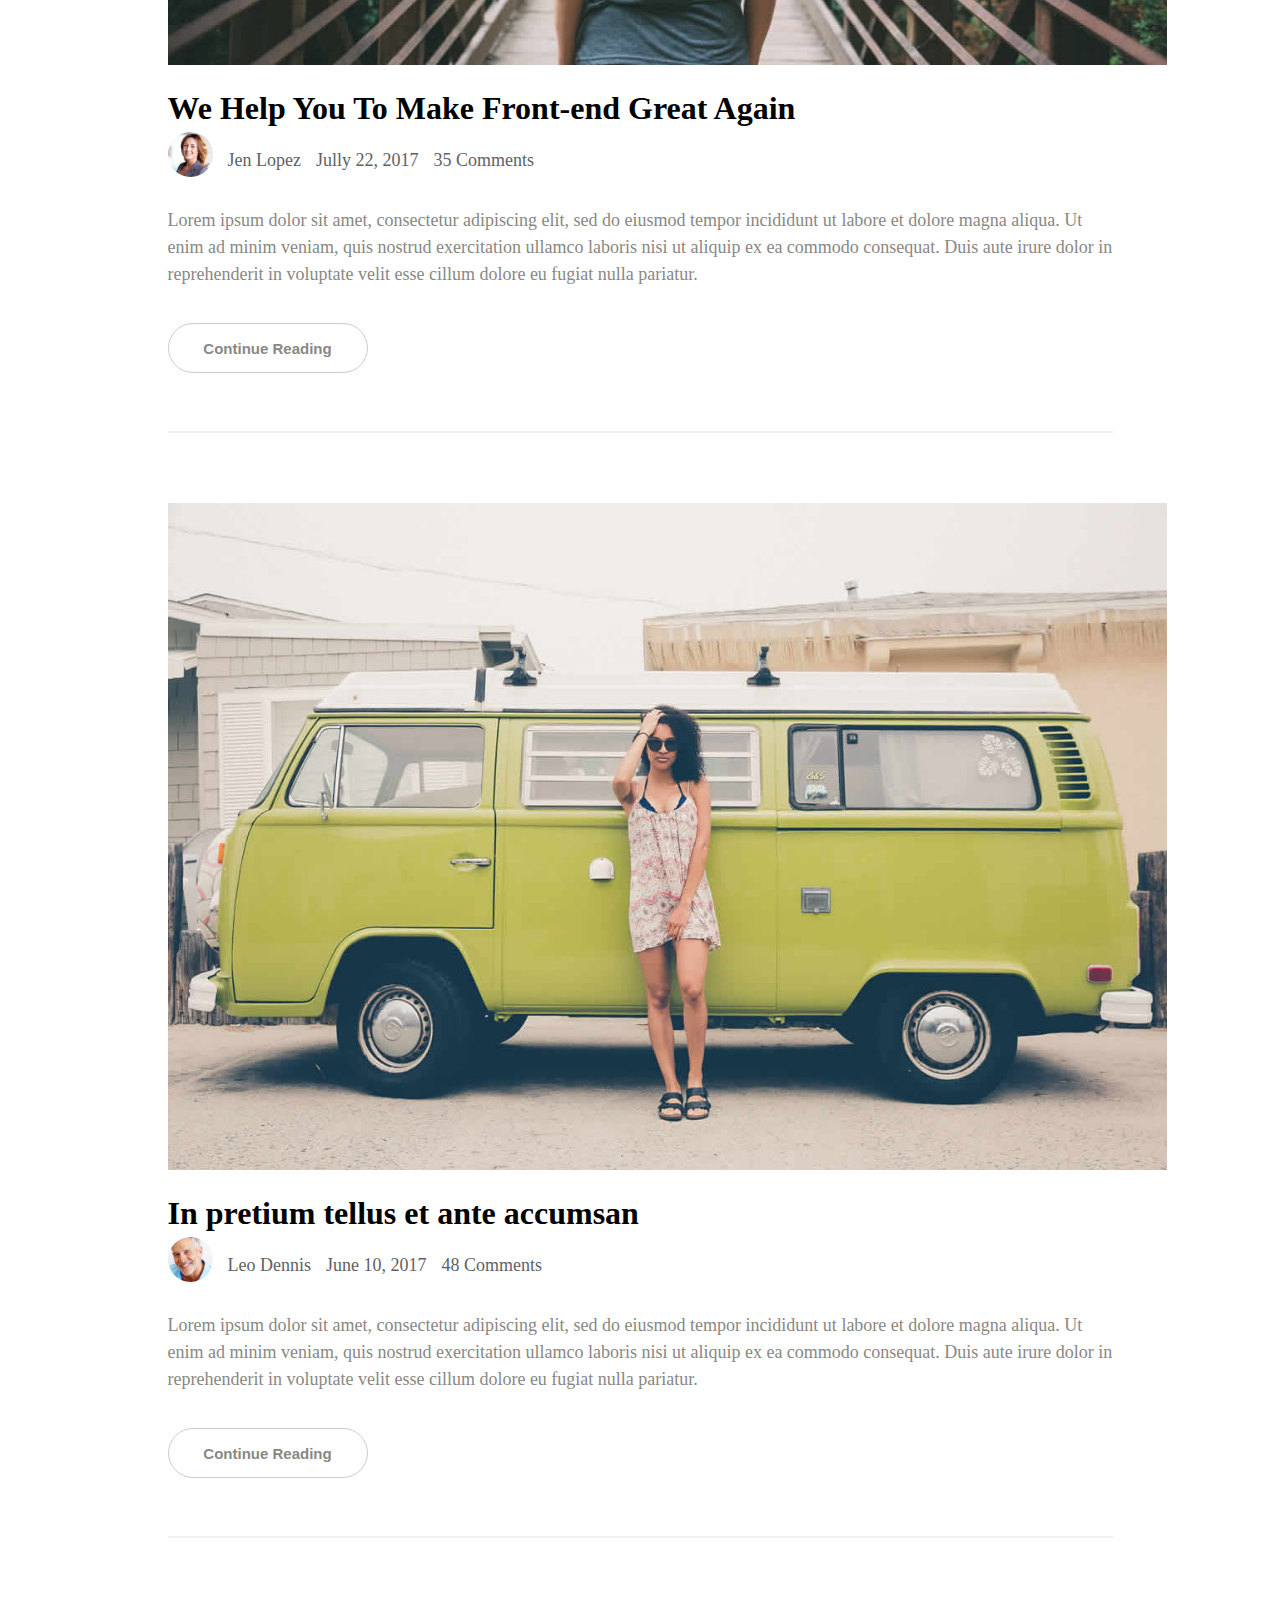
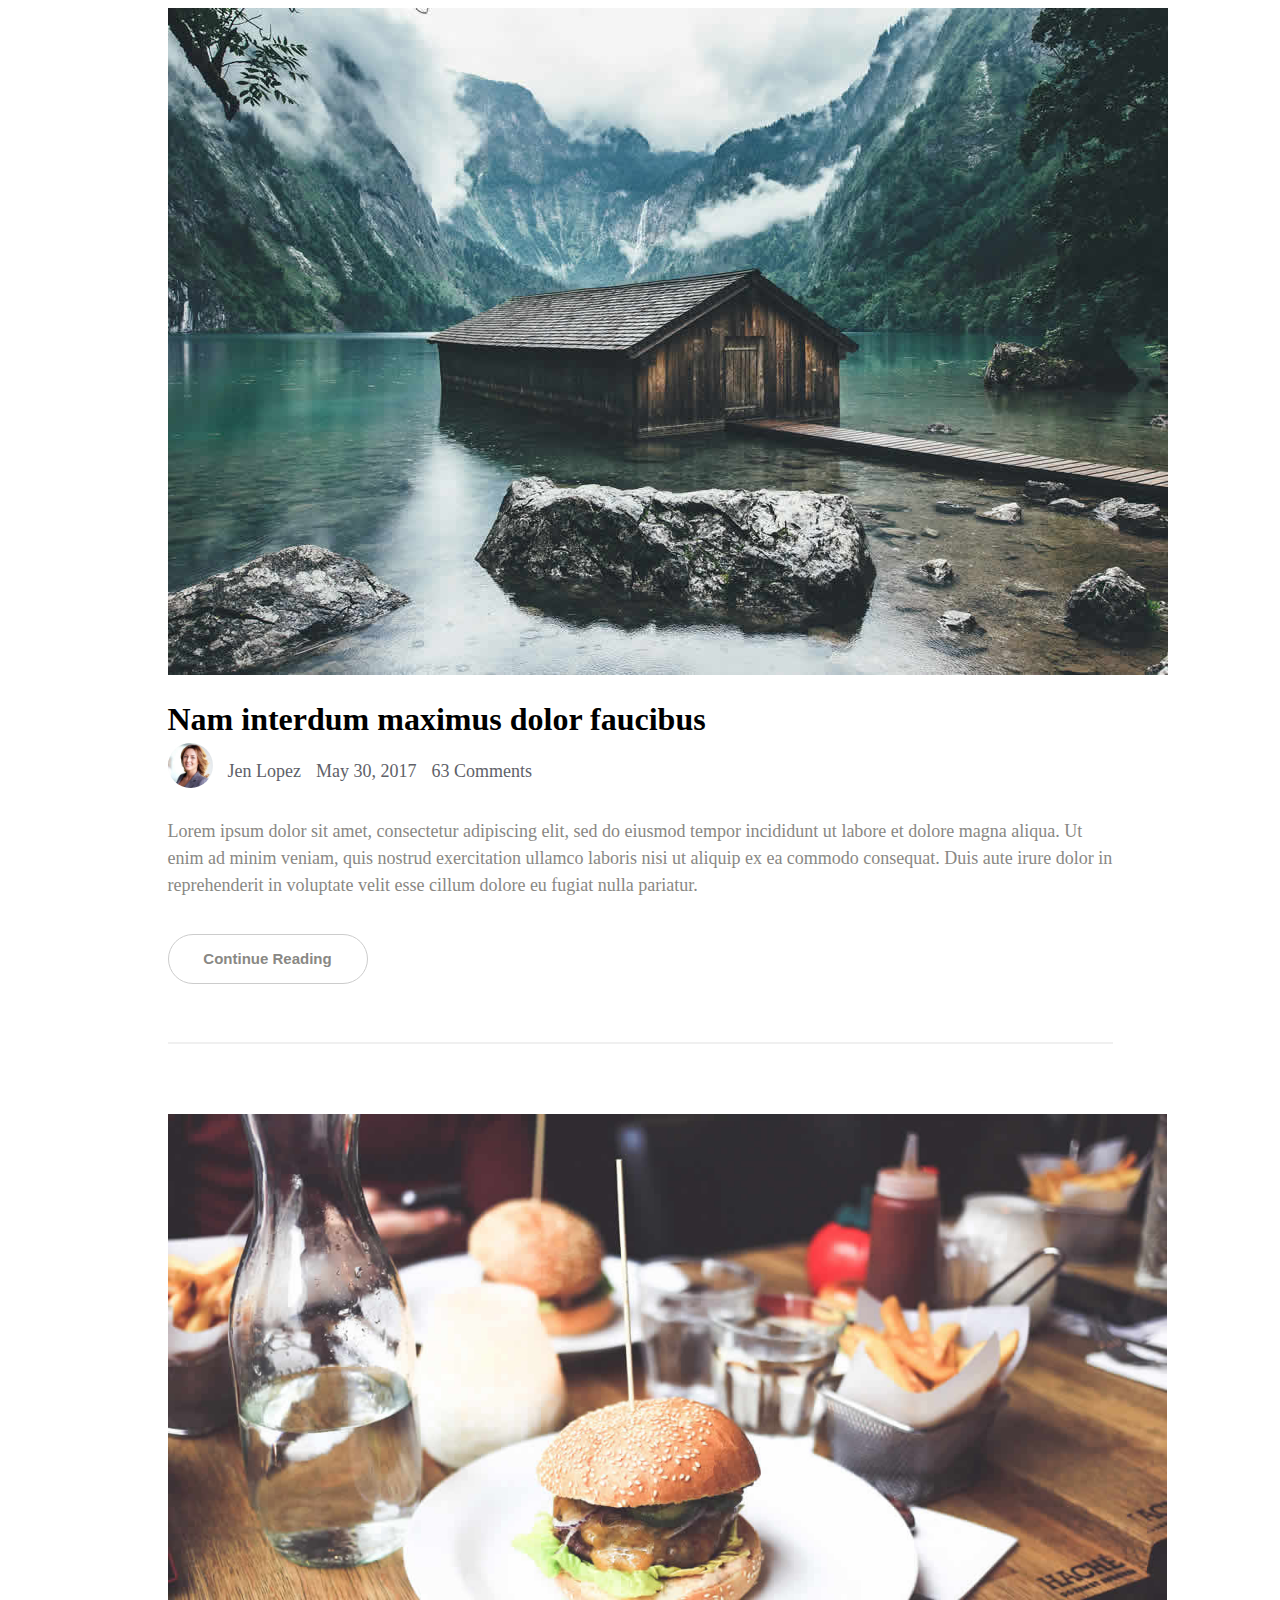
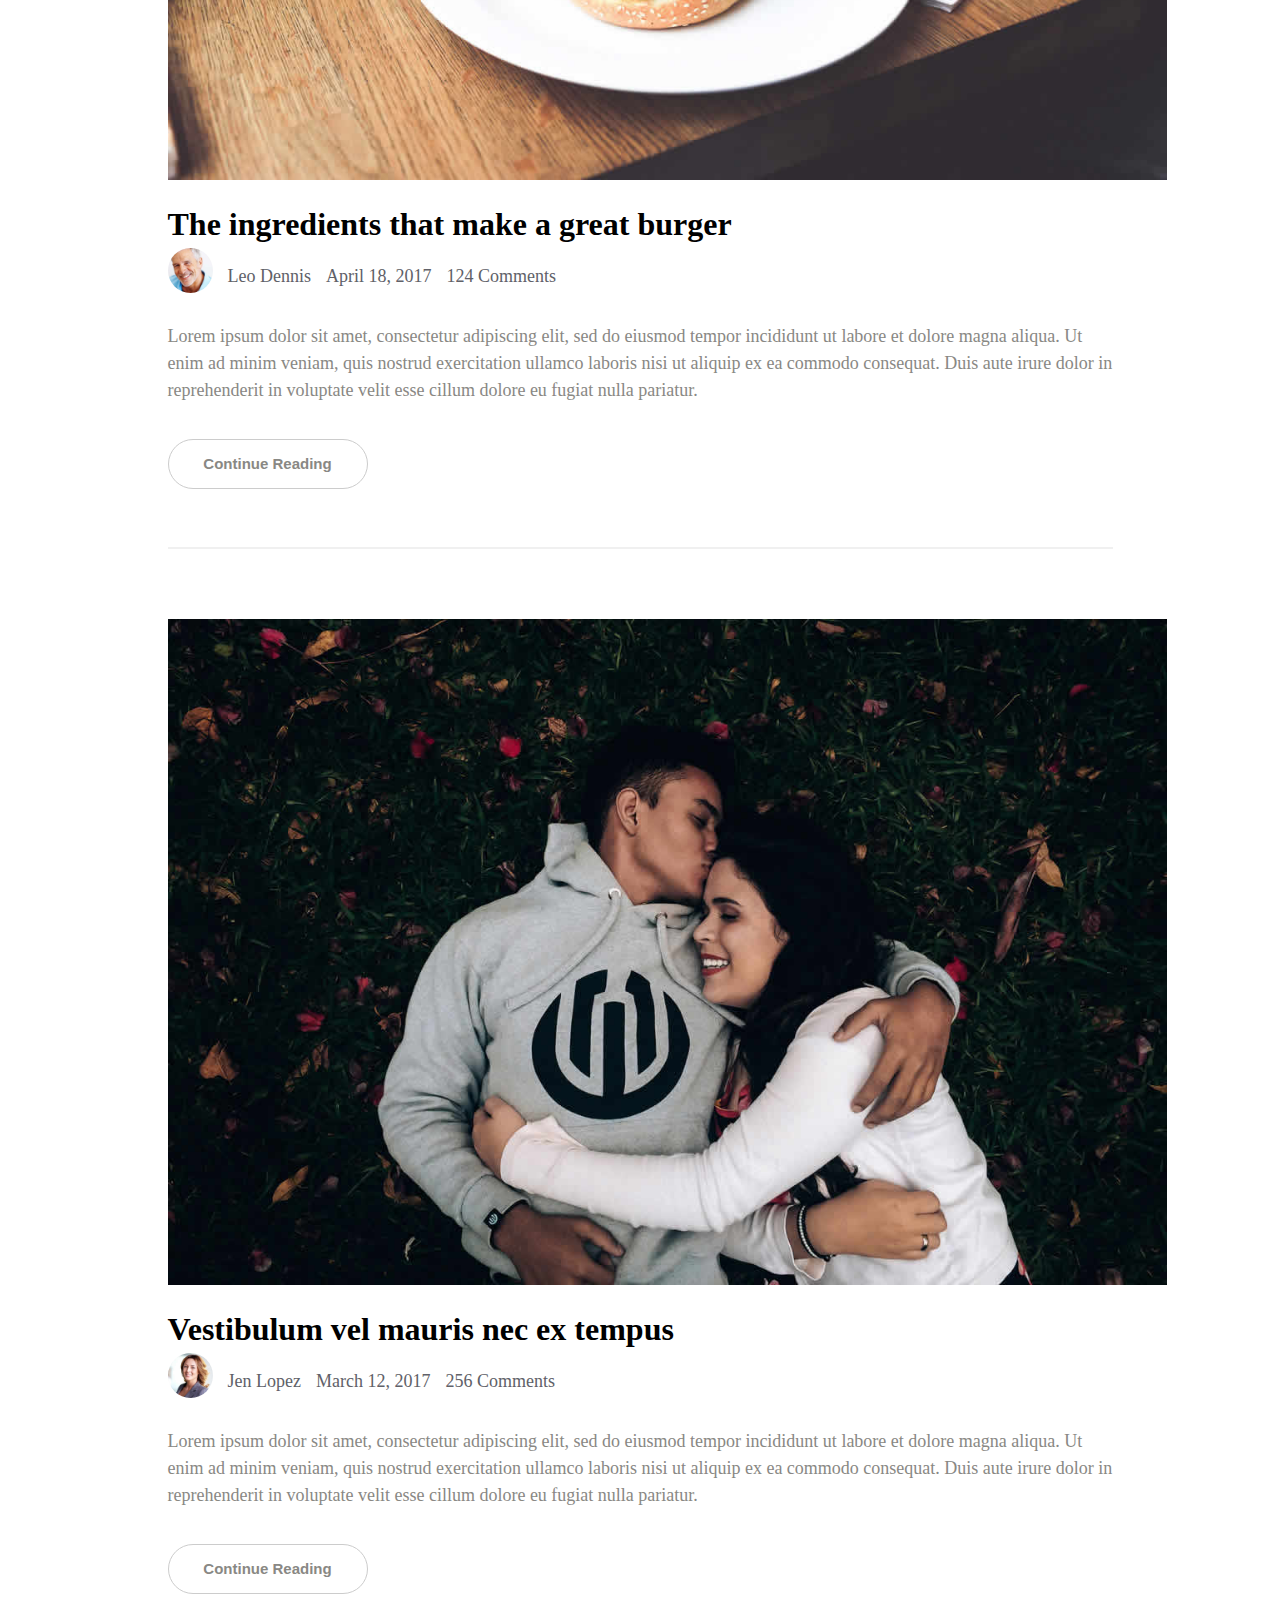
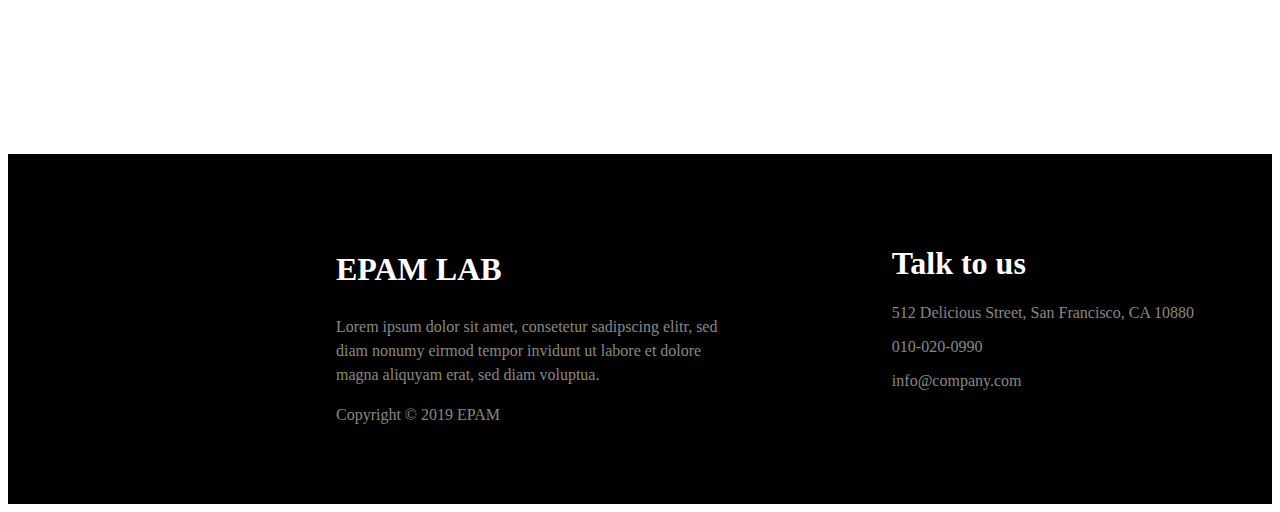
<file: FL12_HW4/homework/index.html>
<!DOCTYPE html>
<html lang="en">

<head>
    <meta charset="UTF-8">
    <meta name="viewport" content="width=device-width, initial-scale=1.0">
    <meta http-equiv="X-UA-Compatible" content="ie=edge">
    <title>FRONT-END LAB</title>
    <link rel="stylesheet" href="./css/style.css">
</head>

<body>
    <nav class="main-nav">
        <div class="nav-wrap">
            <h2 class="nav-heading">FRONT-END LAB</h2>
            <div class="nav-items">
                <ul>
                    <li><a href="#">Home</a></li>
                    <li><a href="#">About</a></li>
                    <li><a href="#">Gallery</a></li>
                    <li><a href="#">Contact</a></li>
                </ul>
            </div>
        </div>
    </nav>
    <header class="header">
        <h1 class="main-heading">Hello! This is Front-end lab.</h1>
        <p class="epam_lab">EPAM front-end lab</p>
        <button class="header_button">Discover more</button>
    </header>
    <main class="main-content">
        <div class="blog">
            <img class="blog-img" src="./img/blog-image1.jpg" alt="">
            <h1>We Help You To Make Front-end Great Again</h1>
            <div class="author">
                <img class="photo" src="./img/author-image1.jpg" alt="">
                <p>Jen Lopez</p>
                <p class="date">Jully 22, 2017</p>
                <p class="comments">35 Comments</p>
            </div>
            <p class="blog-info" lang="zxx">Lorem ipsum dolor sit amet, consectetur adipiscing elit, 
                sed do eiusmod tempor incididunt ut labore et dolore magna aliqua. Ut enim ad minim veniam,
                quis nostrud exercitation ullamco laboris nisi ut aliquip ex ea commodo consequat. 
                Duis aute irure dolor in reprehenderit in voluptate velit esse cillum dolore eu fugiat
                nulla pariatur.
            </p>
            <button class="button">Continue Reading</button>
        </div>
        <hr>
        <div class="blog">
            <img class="blog-img" src="./img/blog-image2.jpg" alt="">
            <h1 lang="zxx">In pretium tellus et ante accumsan</h1>
            <div class="author">
                <img class="photo" src="./img/author-image2.jpg" alt="">
                <p>Leo Dennis</p>
                <p class="date">June 10, 2017</p>
                <p class="comments">48 Comments</p>
            </div>
            <p class="blog-info" lang="zxx">Lorem ipsum dolor sit amet, consectetur adipiscing elit, 
                sed do eiusmod tempor incididunt ut labore et dolore magna aliqua. Ut enim ad minim veniam,
                quis nostrud exercitation ullamco laboris nisi ut aliquip ex ea commodo consequat. 
                Duis aute irure dolor in reprehenderit in voluptate velit esse cillum dolore eu fugiat
                nulla pariatur.
            </p>
            <button class="button">Continue Reading</button>
        </div>
        <hr>
        <div class="blog">
            <img class="blog-img" src="./img/blog-image3.jpg" alt="">
            <h1 lang="zxx">Nam interdum maximus dolor faucibus</h1>
            <div class="author">
                <img class="photo" src="./img/author-image1.jpg" alt="">
                <p>Jen Lopez</p>
                <p class="date">May 30, 2017</p>
                <p class="comments">63 Comments</p>
            </div>
            <p class="blog-info" lang="zxx">Lorem ipsum dolor sit amet, consectetur adipiscing elit, 
                sed do eiusmod tempor incididunt ut labore et dolore magna aliqua. Ut enim ad minim veniam,
                quis nostrud exercitation ullamco laboris nisi ut aliquip ex ea commodo consequat. 
                Duis aute irure dolor in reprehenderit in voluptate velit esse cillum dolore eu fugiat
                nulla pariatur.
            </p>
            <button class="button">Continue Reading</button>
        </div>
        <hr>
        <div class="blog">
            <img class="blog-img" src="./img/blog-image4.jpg" alt="">
            <h1>The ingredients that make a great burger</h1>
            <div class="author">
                <img class="photo" src="./img/author-image2.jpg" alt="">
                <p>Leo Dennis</p>
                <p class="date">April 18, 2017</p>
                <p class="comments">124 Comments</p>
            </div>
            <p class="blog-info" lang="zxx">Lorem ipsum dolor sit amet, consectetur adipiscing elit, 
                sed do eiusmod tempor incididunt ut labore et dolore magna aliqua. Ut enim ad minim veniam,
                quis nostrud exercitation ullamco laboris nisi ut aliquip ex ea commodo consequat. 
                Duis aute irure dolor in reprehenderit in voluptate velit esse cillum dolore eu fugiat
                nulla pariatur.
            </p>
            <button class="button">Continue Reading</button>
        </div>
        <hr>
        <div class="blog">
            <img class="blog-img" src="./img/blog-image5.jpg" alt="">
            <h1 lang="zxx">Vestibulum vel mauris nec ex tempus</h1>
            <div class="author">
                <img class="photo" src="./img/author-image1.jpg" alt="">
                <p>Jen Lopez</p>
                <p class="date">March 12, 2017</p>
                <p class="comments">256 Comments</p>
            </div>
            <p class="blog-info" lang="zxx">Lorem ipsum dolor sit amet, consectetur adipiscing elit, 
                sed do eiusmod tempor incididunt ut labore et dolore magna aliqua. Ut enim ad minim veniam,
                quis nostrud exercitation ullamco laboris nisi ut aliquip ex ea commodo consequat. 
                Duis aute irure dolor in reprehenderit in voluptate velit esse cillum dolore eu fugiat
                nulla pariatur.
            </p>
            <button class="button">Continue Reading</button>
        </div>
    </main>
    <footer>
        <div class="footer-wrap">
            <div class="about">
                <h1>EPAM LAB</h1>
                <p lang="zxx">Lorem ipsum dolor sit amet, consetetur sadipscing elitr,
                     sed diam nonumy eirmod tempor invidunt ut labore et dolore magna aliquyam erat,
                     sed diam voluptua.</p>
                <p>Copyright © 2019 EPAM</p>
            </div>
            <div class="contact">
                <h1>Talk to us</h1>
                <p>512 Delicious Street, San Francisco, CA 10880</p>
                <p>010-020-0990</p>
                <p>info@company.com</p>
            </div>
        </div>
    </footer>
</body>
</html>
</file>
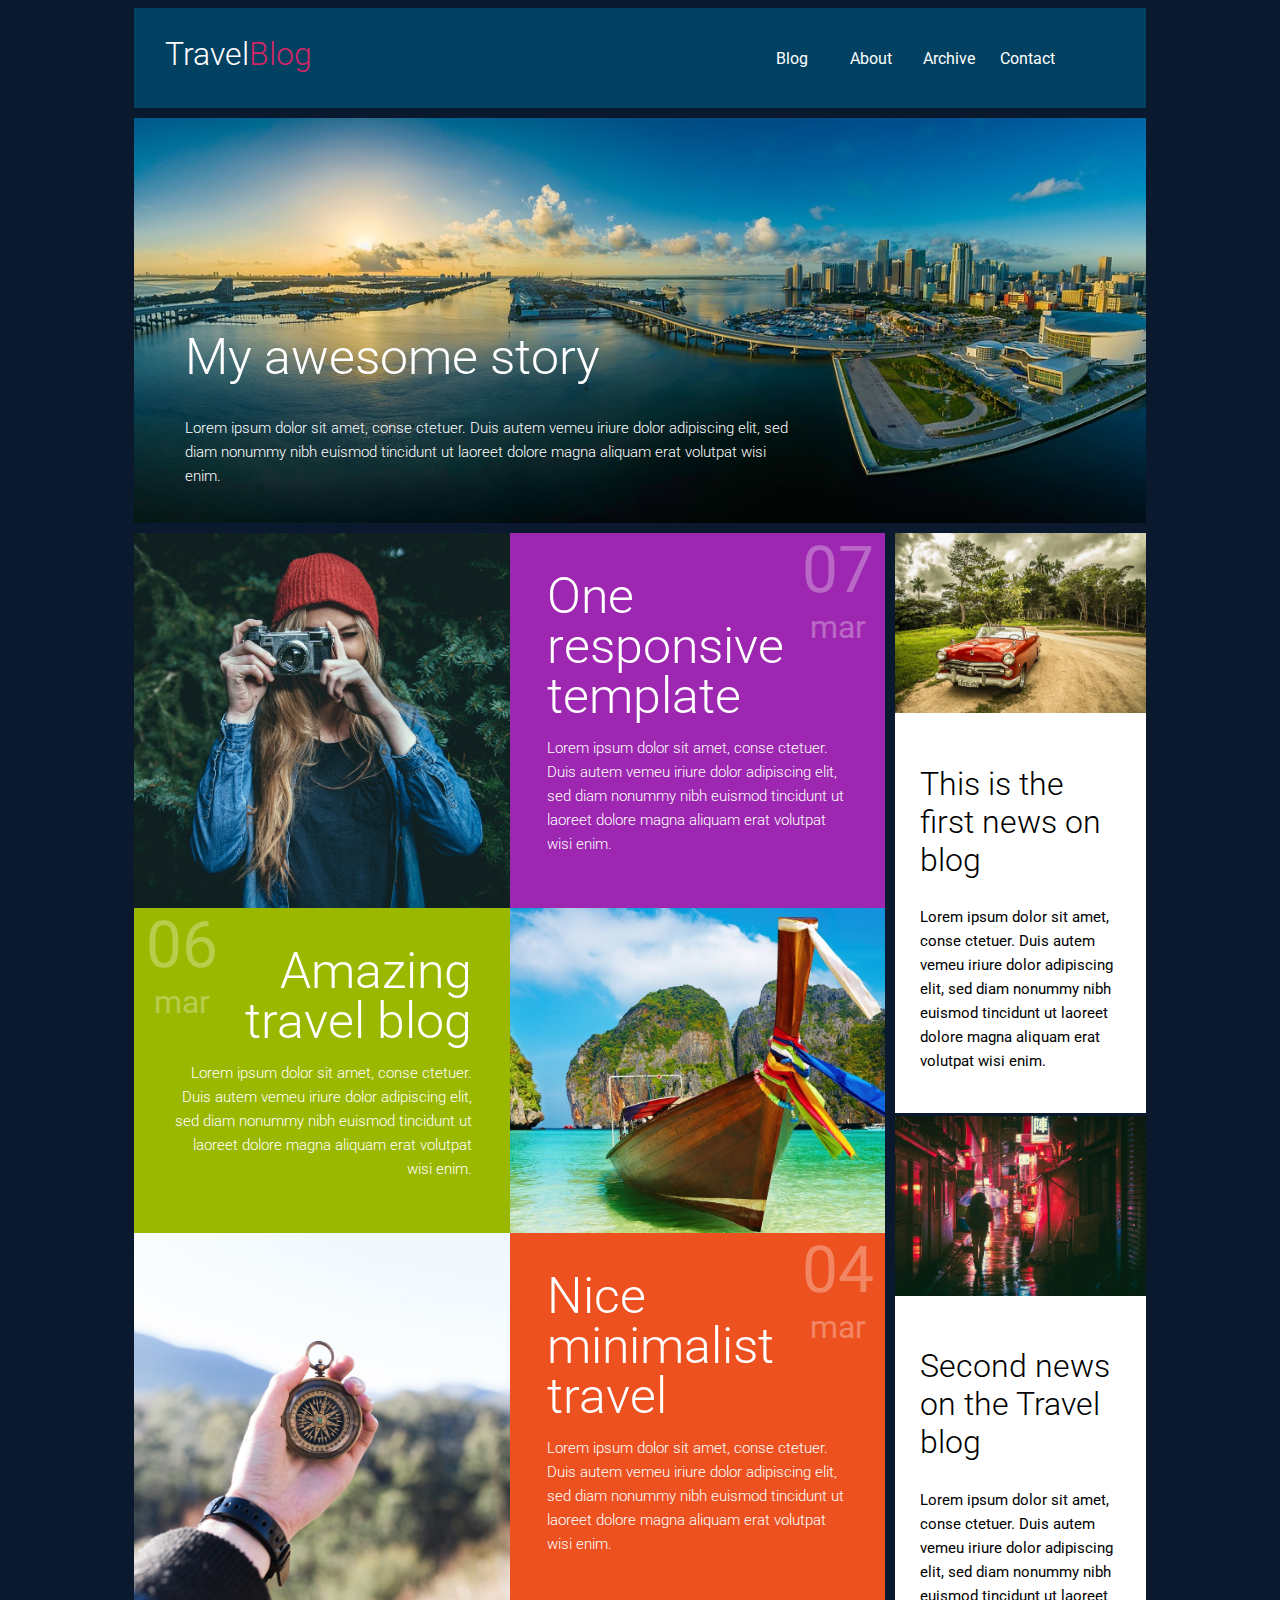
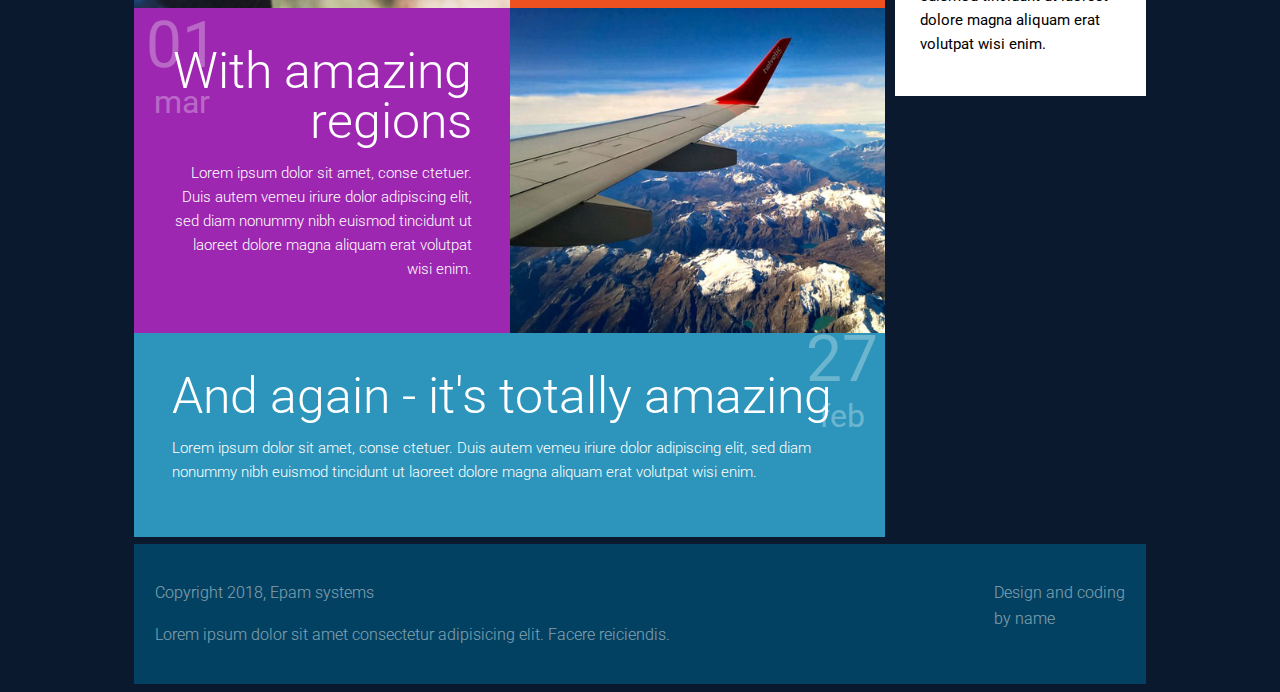
<file: FL12_HW5/homework/index.html>
<!DOCTYPE html>
<html lang="en">
<head>
  <meta charset="UTF-8">
  <meta name="viewport" content="width=device-width, initial-scale=1.0">
  <meta http-equiv="X-UA-Compatible" content="ie=edge">
  <link rel="stylesheet" href="css/styles.css">
  <link href='https://fonts.googleapis.com/css?family=Roboto:400,100,300,700&subset=latin,latin-ext' rel='stylesheet' type='text/css'>      
  <title>Responsive</title>
</head>
<body>
  <div class="header-container">
    <header class="header">
      <div class="header-wrapper">
        <div class="logo">
          <h2>Travel<span>Blog</span></h2>
        </div>
        <div class="sandwich"><span>&#x2261;</span></div>
        <nav class="navigation">
          <div class="nav-item"><a href="#">Blog</a></div>
          <div class="nav-item"><a href="#">About</a></div>
          <div class="nav-item"><a href="#">Archive</a></div>
          <div class="nav-item"><a href="#">Contact</a></div>
        </nav>
      </div>
    </header>
    <div class="post-0">
      <div class="post-0-wrapper">
        <h1>My awesome story</h1>
        <p lang="zxx">Lorem ipsum dolor sit amet, conse ctetuer. Duis autem vemeu iriure dolor adipiscing elit, sed diam
          nonummy nibh euismod tincidunt ut laoreet dolore magna aliquam erat volutpat wisi enim.</p>
      </div>
    </div>
    <div class="container-posts">
      <div class="posts">
        <div class="post-1 position-flex">
          <div class="post-img"></div>
          <div class="text-wrapper">
            <div class="content">
              <h1>
                One responsive template
              </h1>
              <div class="date">
                <span class="day">07</span><span class="month">mar</span>
              </div>
              <p lang="zxx">Lorem ipsum dolor sit amet, conse ctetuer. Duis autem vemeu iriure dolor adipiscing elit,
                sed
                diam nonummy nibh euismod tincidunt ut laoreet dolore magna aliquam erat volutpat wisi
                enim.
              </p>
            </div>
          </div>
        </div>
        <div class="post-2 position-flex">
          <div class="item post-img "></div>
          <div class="text-wrapper">
            <div class="content">
              <h1>
                Amazing travel blog
              </h1>
              <div class="date">
                <span class="day">06</span><span class="month">mar</span>
              </div>
              <p lang="zxx">Lorem ipsum dolor sit amet, conse ctetuer. Duis autem vemeu iriure dolor adipiscing elit,
                sed
                diam nonummy nibh euismod tincidunt ut laoreet dolore magna aliquam erat volutpat wisi
                enim.
              </p>
            </div>
          </div>
        </div>
        <div class="post-3 position-flex">
          <div class="item post-img"></div>
          <div class="text-wrapper">
            <div class="content">
              <h1>
                Nice minimalist travel
              </h1>
              <div class="date">
                <span class="day">04</span><span class="month">mar</span>
              </div>
              <p lang="zxx">Lorem ipsum dolor sit amet, conse ctetuer. Duis autem vemeu iriure dolor adipiscing elit,
                sed
                diam nonummy nibh euismod tincidunt ut laoreet dolore magna aliquam erat volutpat wisi
                enim.
              </p>
            </div>
          </div>
        </div>
        <div class="post-4 position-flex">
          <div class="item post-img"></div>
          <div class="text-wrapper">
            <div class="content">
              <h1>
                With amazing regions
              </h1>
              <div class="date">
                <span class="day">01</span><span class="month">mar</span>
              </div>
              <p lang="zxx">Lorem ipsum dolor sit amet, conse ctetuer. Duis autem vemeu iriure dolor adipiscing elit,
                sed
                diam nonummy nibh euismod tincidunt ut laoreet dolore magna aliquam erat volutpat wisi
                enim.
              </p>
            </div>
          </div>
        </div>
        <div class="post-5 margin">
          <h1> And again - it's totally amazing</h1>
          <div class="date">
            <span class="day">27</span><span class="month">feb</span>
          </div>
          <p lang="zxx">Lorem ipsum dolor sit amet, conse ctetuer. Duis autem vemeu iriure dolor adipiscing elit, sed
            diam
            nonummy nibh euismod tincidunt ut laoreet dolore magna aliquam erat volutpat wisi enim.</p>
        </div>
      </div>
      <div class="aside-block">
        <div class="news news-1 margin">
          <div class="news-img"></div>
          <div class="news-text">
            <h2>This is the first news on blog</h2>
            <p lang="zxx">Lorem ipsum dolor sit amet, conse ctetuer. Duis autem vemeu iriure dolor adipiscing elit, sed
              diam nonummy nibh euismod tincidunt ut laoreet dolore magna aliquam erat volutpat wisi enim.
            </p>
          </div>
        </div>
        <div class="news news-2">
          <div class="news-img"></div>
          <div class="news-text">
            <h2>Second news on the Travel blog</h2>
            <p lang="zxx">Lorem ipsum dolor sit amet, conse ctetuer. Duis autem vemeu iriure dolor adipiscing elit, sed
              diam nonummy nibh euismod tincidunt ut laoreet dolore magna aliquam erat volutpat wisi enim.
            </p>
          </div>
        </div>
      </div>
    </div>
    <footer class="footer">
      <div class="footer-1">
        <p>Copyright 2018, Epam systems</p>
        <p lang="zxx">Lorem ipsum dolor sit amet consectetur adipisicing elit. Facere reiciendis.</p>
      </div>
      <div class="footer-2">
        <p>Design and coding<br>
          by name</p>
      </div>
    </footer>
  </div>
</body>
</html>
</file>
<file: FL12_HW1/homework/style.css>
html,body,div,span,applet,object,iframe,h1,h2,h3,h4,h5,h6,p,blockquote,pre,a,abbr,acronym,address,big,cite,code,del,dfn,em,font,img,ins,kbd,q,s,samp,small,strike,strong,sub,sup,tt,var,b,u,i,center,dl,dt,dd,ol,ul,li,fieldset,form,label,legend,table,caption,tbody,tfoot,thead,tr,th,td{background:transparent;border:0;margin:0;padding:0;vertical-align:baseline}body{line-height:1}h1,h2,h3,h4,h5,h6{clear:both;font-weight:normal}ol,ul{list-style:none}blockquote{quotes:none}blockquote:before,blockquote:after{content:'';content:none}del{text-decoration:line-through}table{border-collapse:collapse;border-spacing:0}a img{border:0}#container{float:left;margin:0 -240px 0 0;width:100%}#primary,#secondary{float:right;overflow:hidden;width:220px}#secondary{clear:right}#footer{clear:both;width:100%}.one-column #content{margin:0 auto;width:640px}.single-attachment #content{margin:0 auto;width:900px}body,input,textarea,.page-title span,.pingback a.url{font-family:Georgia,"Bitstream Charter",serif}h3#comments-title,h3#reply-title,#access .menu,#access div.menu ul,#cancel-comment-reply-link,.form-allowed-tags,#site-info,#site-title,#wp-calendar,.comment-meta,.comment-body tr th,.comment-body thead th,.entry-content label,.entry-content tr th,.entry-content thead th,.entry-meta,.entry-title,.entry-utility,#respond label,.navigation,.page-title,.pingback p,.reply,.widget-title,.wp-caption-text{font-family:"Helvetica Neue",Arial,Helvetica,"Nimbus Sans L",sans-serif}input[type="submit"]{font-family:"Helvetica Neue",Arial,Helvetica,"Nimbus Sans L",sans-serif}pre{font-family:"Courier 10 Pitch",Courier,monospace}code{font-family:Monaco,Consolas,"Andale Mono","DejaVu Sans Mono",monospace}#access .menu-header,div.menu,#colophon,#branding,#main,#wrapper{margin:0 auto;width:940px}#wrapper{background:#fff;margin-top:20px;padding:0 20px}#footer-widget-area{overflow:hidden}#footer-widget-area .widget-area{float:left;margin-right:20px;width:220px}#footer-widget-area #fourth{margin-right:0}#site-info{float:left;font-size:14px;font-weight:bold;width:700px}#site-generator{float:right;width:220px}body{background:#f1f1f1}body,input,textarea{color:#666;font-size:12px;line-height:18px}hr{background-color:#e7e7e7;border:0;clear:both;height:1px;margin-bottom:18px}p{margin-bottom:18px}ul{list-style:square;margin:0 0 18px 1.5em}ol{list-style:decimal;margin:0 0 18px 1.5em}ol ol{list-style:upper-alpha}ol ol ol{list-style:lower-roman}ol ol ol ol{list-style:lower-alpha}ul ul,ol ol,ul ol,ol ul{margin-bottom:0}dl{margin:0 0 24px 0}dt{font-weight:bold}dd{margin-bottom:18px}strong{font-weight:bold}cite,em,i{font-style:italic}big{font-size:131.25%}ins{background:#ffc;text-decoration:none}blockquote{font-style:italic;padding:0 3em}blockquote cite,blockquote em,blockquote i{font-style:normal}pre{background:#f7f7f7;color:#222;line-height:18px;margin-bottom:18px;overflow:auto;padding:1.5em}abbr,acronym{cursor:help}sup,sub{height:0;line-height:1;position:relative;vertical-align:baseline}sup{bottom:1ex}sub{top:.5ex}small{font-size:smaller}input{margin-bottom:10px}input[type="text"],input[type="password"],input[type="email"],input[type="url"],input[type="number"],textarea{background:#f9f9f9;border:1px solid #ccc;box-shadow:inset 1px 1px 1px rgba(0,0,0,0.1);-moz-box-shadow:inset 1px 1px 1px rgba(0,0,0,0.1);-webkit-box-shadow:inset 1px 1px 1px rgba(0,0,0,0.1);padding:2px}a:link{color:#06c}a:visited{color:#743399}a:active,a:hover{color:#ff4b33}.screen-reader-text{clip:rect(1px,1px,1px,1px);overflow:hidden;position:absolute !important;height:1px;width:1px}#header{padding:30px 0 0 0}#site-title{float:left;font-size:30px;line-height:36px;margin:0 0 18px 0;width:700px}#site-title a{color:#000;font-weight:bold;text-decoration:none}#site-description{color:#000;clear:right;float:right;font-style:italic;margin:15px 0 18px 0;opacity:.65;width:220px}#branding img{border-top:4px solid #000;border-bottom:1px solid #000;display:block;float:left}#access{background:#000;display:block;float:left;margin:0 auto;width:940px}#access .menu-header,div.menu{font-size:13px;margin-left:12px;width:928px}#access .menu-header ul,div.menu ul{list-style:none;margin:0}#access .menu-header li,div.menu li{float:left;position:relative}#access a{color:#aaa;display:block;line-height:38px;padding:0 10px;text-decoration:none}#access ul ul{box-shadow:0 3px 3px rgba(0,0,0,0.2);-moz-box-shadow:0 3px 3px rgba(0,0,0,0.2);-webkit-box-shadow:0 3px 3px rgba(0,0,0,0.2);display:none;position:absolute;top:38px;left:0;float:left;width:180px;z-index:99999}#access ul ul li{min-width:180px}#access ul ul ul{left:100%;top:0}#access ul ul a{background:#333;line-height:1em;padding:10px;width:160px;height:auto}#access li:hover>a,#access ul ul:hover>a{background:#333;color:#fff}#access ul li:hover>ul{display:block}#access ul li.current_page_item>a,#access ul li.current_page_ancestor>a,#access ul li.current-menu-ancestor>a,#access ul li.current-menu-item>a,#access ul li.current-menu-parent>a{color:#fff}* html #access ul li.current_page_item a,* html #access ul li.current_page_ancestor a,* html #access ul li.current-menu-ancestor a,* html #access ul li.current-menu-item a,* html #access ul li.current-menu-parent a,* html #access ul li a:hover{color:#fff}#main{clear:both;overflow:hidden;padding:40px 0 0 0}#content{margin-bottom:36px}#content,#content input,#content textarea{color:#333;font-size:16px;line-height:24px}#content p,#content ul,#content ol,#content dd,#content pre,#content hr{margin-bottom:24px}#content ul ul,#content ol ol,#content ul ol,#content ol ul{margin-bottom:0}#content pre,#content kbd,#content tt,#content var{font-size:15px;line-height:21px}#content code{font-size:13px}#content dt,#content th{color:#000}#content h1,#content h2,#content h3,#content h4,#content h5,#content h6{color:#000;line-height:1.5em;margin:0 0 20px 0}#content table{border:1px solid #e7e7e7;margin:0 -1px 24px 0;text-align:left;width:100%}#content tr th,#content thead th{color:#777;font-size:12px;font-weight:bold;line-height:18px;padding:9px 24px;border-right:1px solid #e7e7e7}#content tr td{border-top:1px solid #e7e7e7;padding:6px 24px;border-right:1px solid #e7e7e7}#content tr.odd td{background:#f2f7fc}.hentry{margin:0 0 48px 0}.home .sticky{background:#f2f7fc;border-top:4px solid #000;margin-left:-20px;margin-right:-20px;padding:18px 20px}.single .hentry{margin:0 0 36px 0}.page-title{color:#000;font-size:14px;font-weight:bold;margin:0 0 36px 0}.page-title span{color:#333;font-size:16px;font-style:italic;font-weight:normal}.page-title a:link,.page-title a:visited{color:#777;text-decoration:none}.page-title a:active,.page-title a:hover{color:#ff4b33}#content .entry-title{color:#000;font-size:21px;font-weight:bold;line-height:1.3em;margin-bottom:0}.entry-title a:link,.entry-title a:visited{color:#000;text-decoration:none}.entry-title a:active,.entry-title a:hover{color:#ff4b33}.entry-meta{color:#777;font-size:12px}.entry-meta abbr,.entry-utility abbr{border:0}.entry-meta abbr:hover,.entry-utility abbr:hover{border-bottom:1px dotted #666}.single-author .by-author{position:absolute !important;clip:rect(1px 1px 1px 1px);clip:rect(1px,1px,1px,1px)}.entry-content,.entry-summary{clear:both;padding:12px 0 0 0}.entry-content .more-link{white-space:nowrap}#content .entry-summary p:last-child{margin-bottom:12px}.entry-content fieldset{border:1px solid #e7e7e7;margin:0 0 24px 0;padding:24px}.entry-content fieldset legend{background:#fff;color:#000;font-weight:bold;padding:0 24px}.entry-content input{margin:0 0 24px 0}.entry-content input.file,.entry-content input.button{margin-right:24px}.entry-content label{color:#777;font-size:12px}.entry-content select{margin:0 0 24px 0}.entry-content sup,.entry-content sub{font-size:10px}.entry-content blockquote.left{float:left;margin-left:0;margin-right:24px;text-align:right;width:33%}.entry-content blockquote.right{float:right;margin-left:24px;margin-right:0;text-align:left;width:33%}.page-link{clear:both;color:#000;font-weight:bold;line-height:48px;word-spacing:.5em}.page-link a:link,.page-link a:visited{background:#f1f1f1;color:#333;font-weight:normal;padding:.5em .75em;text-decoration:none}.home .sticky .page-link a{background:#d9e8f7}.page-link a:active,.page-link a:hover{color:#ff4b33}body.page .edit-link{clear:both;display:block}#entry-author-info{background:#f2f7fc;border-top:4px solid #000;clear:both;font-size:14px;line-height:20px;margin:24px 0;overflow:hidden;padding:18px 20px}#entry-author-info #author-avatar{background:#fff;border:1px solid #e7e7e7;float:left;height:60px;margin:0 -104px 0 0;padding:11px}#entry-author-info #author-description{float:left;margin:0 0 0 104px}#entry-author-info h2{color:#000;font-size:100%;font-weight:bold;margin-bottom:0}.entry-utility{clear:both;color:#777;font-size:12px;line-height:18px}.entry-meta a,.entry-utility a{color:#777}.entry-meta a:hover,.entry-utility a:hover{color:#ff4b33}#content .video-player{padding:0}.format-standard .wp-video,.format-standard .wp-audio-shortcode,.format-audio .wp-audio-shortcode,.format-standard .video-player{margin-bottom:24px}.home #content .format-aside p,.home #content .category-asides p{font-size:14px;line-height:20px;margin-bottom:10px;margin-top:0}.format-gallery .size-thumbnail img,.category-gallery .size-thumbnail img{border:10px solid #f1f1f1;margin-bottom:0}.format-gallery .gallery-thumb,.category-gallery .gallery-thumb{float:left;margin-right:20px;margin-top:-4px}.home #content .format-gallery .entry-utility,.home #content .category-gallery .entry-utility{padding-top:4px}.attachment .entry-content .entry-caption{font-size:140%;margin-top:24px}.attachment .entry-content .nav-previous a:before{content:'\2190\00a0'}.attachment .entry-content .nav-next a:after{content:'\00a0\2192'}#content img.size-auto,#content img.size-full,#content img.size-large,#content img.size-medium,#content .entry-attachment img,#content .widget-container img{max-width:100%;height:auto}#ie8 #content img.size-auto,#ie8 #content img.size-full,#ie8 #content img.size-large,#ie8 #content img.size-medium,#ie8 #content .entry-attachment img{width:auto}.alignleft,img.alignleft{display:inline;float:left;margin-right:24px;margin-top:4px}.alignright,img.alignright{display:inline;float:right;margin-left:24px;margin-top:4px}.aligncenter,img.aligncenter{clear:both;display:block;margin-left:auto;margin-right:auto}img.alignleft,img.alignright,img.aligncenter{margin-bottom:12px}.wp-caption{background:#f1f1f1;line-height:18px;margin-bottom:20px;max-width:100%;padding:4px;text-align:center}.wp-caption img{margin:5px 5px 0;max-width:622px}.wp-caption p.wp-caption-text{color:#777;font-size:12px;margin:5px}.wp-smiley{margin:0}.gallery{margin:0 auto 18px}.gallery .gallery-item{float:left;margin-top:0;text-align:center}.gallery-columns-1 .gallery-item{width:100%}.gallery-columns-2 .gallery-item{width:50%}.gallery-columns-3 .gallery-item{width:33%}.gallery-columns-4 .gallery-item{width:25%}.gallery-columns-5 .gallery-item{width:20%}.gallery-columns-6 .gallery-item{width:16%}.gallery-columns-7 .gallery-item{width:14%}.gallery-columns-8 .gallery-item{width:12%}.gallery-columns-9 .gallery-item{width:11%}.gallery-columns-1 img{max-width:620px}.gallery-columns-2 img{max-width:288px}.gallery-columns-3 img{max-width:177px}.gallery-columns-4 img{max-width:122px}.gallery-columns-5 img{max-width:88px}.gallery-columns-6 img{max-width:66px}.gallery-columns-7 img{max-width:50px}.gallery-columns-8 img{max-width:39px}.gallery-columns-9 img{max-width:29px}.gallery-item img{height:auto}.gallery-columns-2 .attachment-medium{max-width:92%;height:auto}.gallery-columns-4 .attachment-thumbnail{max-width:84%;height:auto}.gallery .gallery-caption{color:#777;font-size:12px;margin:0 0 12px}.gallery dl{margin:0}.gallery img{border:10px solid #f1f1f1}.gallery br+br{display:none}#content .entry-attachment img{display:block;margin:0 auto}.navigation{color:#777;font-size:12px;line-height:18px;overflow:hidden}.navigation a:link,.navigation a:visited{color:#777;text-decoration:none}.navigation a:active,.navigation a:hover{color:#ff4b33}.nav-previous{float:left;width:50%}.nav-next{float:right;text-align:right;width:50%}#nav-above{margin:0 0 18px 0}#nav-above{display:none}.paged #nav-above,.single #nav-above{display:block}#nav-below{margin:-18px 0 0 0}#comments{clear:both}#comments .navigation{padding:0 0 18px 0}h3#comments-title,h3#reply-title{color:#000;font-size:20px;font-weight:bold;margin-bottom:0}h3#comments-title{padding:24px 0}.commentlist{list-style:none;margin:0}.commentlist li.comment{border-bottom:1px solid #e7e7e7;line-height:24px;margin:0 0 24px 0;padding:0 0 0 56px;position:relative}.commentlist li:last-child{border-bottom:0;margin-bottom:0}#comments .comment-body ul,#comments .comment-body ol{margin-bottom:18px}#comments .comment-body p:last-child{margin-bottom:6px}#comments .comment-body blockquote p:last-child{margin-bottom:24px}.commentlist ol{list-style:decimal}.commentlist .avatar{position:absolute;top:4px;left:0}.comment-author cite{color:#000;font-style:normal;font-weight:bold}.comment-author .says{font-style:italic}.comment-meta{font-size:12px;margin:0 0 18px 0}.comment-meta a:link,.comment-meta a:visited{color:#777;text-decoration:none}.comment-meta a:active,.comment-meta a:hover{color:#ff4b33}.commentlist .bypostauthor>div{background:#f2f7fc;border-top:4px solid #000;margin-bottom:10px;padding:10px 0 0 20px}.reply{font-size:12px;padding:0 0 24px 0}.reply a,a.comment-edit-link{color:#777}.reply a:hover,a.comment-edit-link:hover{color:#ff4b33}.commentlist .children{list-style:none;margin:0}.commentlist .children li{border:0;margin:0}.nopassword,.nocomments{display:none}#comments .pingback{border-bottom:1px solid #e7e7e7;margin-bottom:18px;padding-bottom:18px}.commentlist li.comment+li.pingback{margin-top:-6px}#comments .pingback p{color:#777;display:block;font-size:12px;line-height:18px;margin:0}#comments .pingback .url{font-size:13px;font-style:italic}input[type="submit"]{color:#333}form{text-align:right}input{width:200px}#respond{border-top:1px solid #e7e7e7;margin:24px 0;overflow:hidden;position:relative}#respond p{margin:0}#respond .comment-notes{margin-bottom:1em}.form-allowed-tags{line-height:1em}.children #respond{margin:0 48px 0 0}h3#reply-title{margin:18px 0}#comments-list #respond{margin:0 0 18px 0}#comments-list ul #respond{margin:0}#cancel-comment-reply-link{font-size:12px;font-weight:normal;line-height:18px}#respond .required{color:#ff4b33;font-weight:bold}#respond label{color:#777;font-size:12px}#respond input{margin:0 0 9px;width:98%}#respond textarea{width:98%}#respond .form-allowed-tags{color:#777;font-size:12px;line-height:18px}#respond .form-allowed-tags code{font-size:11px}#respond .form-submit{margin:12px 0}#respond .form-submit input{font-size:14px;width:auto}.widget-area ul{list-style:none;margin-left:0}.widget-area ul ul{list-style:square;margin-left:1.3em}.widget-area select{max-width:100%}.widget_search #s{width:60%}.widget_search label{display:none}.widget-container{word-wrap:break-word;-webkit-hyphens:auto;-moz-hyphens:auto;hyphens:auto;margin:0 0 18px 0}.widget-container .wp-caption img{margin:auto}.widget-container.widget_image .wp-caption{width:auto}.widget-container.widget_image .wp-caption img{margin-left:-8px}.widget-title{color:#222;font-size:14px;font-weight:bold}.widget-area a:link,.widget-area a:visited{text-decoration:none}.widget-area a:active,.widget-area a:hover{text-decoration:underline}.widget-area .entry-meta{font-size:11px}#wp_tag_cloud div{line-height:1.6em}#wp-calendar{width:100%}#wp-calendar caption{color:#222;font-size:14px;font-weight:bold;padding-bottom:4px;text-align:left}#wp-calendar thead{font-size:11px}#wp-calendar tbody{color:#aaa}#wp-calendar tbody td{background:#f5f5f5;border:1px solid #fff;padding:3px 0 2px;text-align:center}#wp-calendar tbody .pad{background:0}#wp-calendar tfoot #next{text-align:right}.widget_rss a.rsswidget{color:#000}.widget_rss a.rsswidget:hover{color:#ff4b33}.widget_rss .widget-title img{width:11px;height:11px}#main .widget-area ul{margin-left:0;padding:0 20px 0 0}#main .widget-area ul ul{border:0;margin-left:1.3em;padding:0}#main .widget-container.music-player ul{margin:0}#footer{margin-bottom:20px}#colophon{border-top:4px solid #000;margin-top:-4px;overflow:hidden;padding:18px 0}#site-info{font-weight:bold}#site-info a{color:#000;text-decoration:none}#site-generator{font-style:italic;position:relative}#site-generator a{background:url(images/wordpress.png) center left no-repeat;color:#666;display:inline-block;line-height:16px;padding-left:20px;text-decoration:none}#site-generator a:hover{text-decoration:underline}img#wpstats{display:block;margin:0 auto 10px}pre{-webkit-text-size-adjust:140%}code{-webkit-text-size-adjust:160%}#access,.entry-meta,.entry-utility,.navigation,.widget-area{-webkit-text-size-adjust:120%}#site-description{-webkit-text-size-adjust:none}@media print{body{background:none !important}#wrapper{clear:both !important;display:block !important;float:none !important;position:relative !important}#header{border-bottom:2pt solid #000;padding-bottom:18pt}#colophon{border-top:2pt solid #000}#site-title,#site-description{float:none;line-height:1.4em;margin:0;padding:0}#site-title{font-size:13pt}.entry-content{font-size:14pt;line-height:1.6em}.entry-title{font-size:21pt}#access,#branding img,#respond,.comment-edit-link,.edit-link,.navigation,.page-link,.widget-area{display:none !important}#container,#header,#footer{margin:0;width:100%}#content,.one-column #content{margin:24pt 0 0;width:100%}.wp-caption p{font-size:11pt}#site-info,#site-generator{float:none;width:auto}#colophon{width:auto}img#wpstats{display:none}#site-generator a{margin:0;padding:0}#entry-author-info{border:1px solid #e7e7e7}#main{display:inline}.home .sticky{border:0}}img{width:140px;vertical-align:middle;display:block;margin:0 auto;margin-left:calc(50% - 50px);margin-bottom:20px}nav>a{padding:10px;color:#0279c1}nav>a b:hover{color:#00527a}nav>a:visited{color:#0279c1}article{padding-left:10px}footer{margin-top:20px;padding:40px 20px;text-align:center;background:#3333}
</file>
<file: FL12_HW2/homework/css/general.css>
/* 

please don't edit this styles

*/

h2.tm-section-title {
    color: lightskyblue;
}

a:focus {
    color: #666;
    outline: 0
}

ul {
    padding: 0;
    margin: 0
}

body {
    background-color: #f5f5f5;
    color: #000;
    font-family: 'Open Sans', Helvetica, Arial, sans-serif;
    font-size: 16px;
    font-weight: 300;
    padding-top: 30px;
    overflow-x: hidden
}

section:before {
    position: absolute;
    z-index: 1
}

.box,
.tm-content-box,
.tm-main-nav {
    background-color: #fff
}

.tm-sidebar {
    z-index: 10;
    position: fixed;
    left: 0;
    right: 0;
    top: 0;
    width: 100%;
}

.tm-sidebar ul{
    margin: 0px;
    display: flex;
}

.tm-main-nav {
    font-size: 1.5em;
    text-align: center
}

.tm-nav-item {
    list-style: none;
    width: 100%;
}

.tm-nav-item-link {
    border: 1px solid transparent;
    color: #666;
    display: block;
    padding: 10px;
    width: 100%;
    -webkit-transition: all .3s ease;
    transition: all .3s ease
}

.carousel-indicators li,
.tm-banner-inner {
    border: 1px solid lightgrey
}


.tm-nav-item-link.active,
.tm-nav-item-link:hover {
    color: #666;
    text-decoration: none;
}

.tm-nav-item-link:focus {
    text-decoration: none
}

.tm-banner-text,
.tm-banner-title,
.tm-section-title {
    color: #666;
    font-weight: 300;
    margin: 0
}

.tm-section-title {
    margin-bottom: 20px
}

.tm-section-title-box {
    margin-bottom: 0
}

.tm-banner-title {
    font-size: 3.3em;
    letter-spacing: 2px;
    text-transform: uppercase
}

.tm-main-content {
    padding-top: 70px;
}

.tm-content-box {
    overflow: hidden;
    margin-bottom: 30px
}

.padding-medium {
    padding: 40px
}

.tm-banner {
    padding: 30px
}

.tm-banner-inner {
    padding: 30px 0;
    height: 100%;
    text-align: center;
    display: flex;
    -webkit-box-orient: vertical;
    -webkit-box-direction: normal;
    -webkit-flex-direction: column;
    -ms-flex-direction: column;
    flex-direction: column;
    -webkit-box-align: center;
    -webkit-align-items: center;
    -ms-flex-align: center;
    align-items: center;
    -webkit-box-pack: center;
    -webkit-justify-content: center;
    -ms-flex-pack: center;
    justify-content: center
}

.tm-banner-inner img{
    width: 120px;
}

.tm-banner-text {
    font-size: 1.4em
}

.boxes,
.tm-box-bg-title {
    display: -webkit-box;
    display: -webkit-flex;
    display: -ms-flexbox
}

/*.flex-item {*/
    /*-webkit-box-flex: 0 1 auto;*/
    /*-webkit-flex: 0 1 auto;*/
    /*-ms-flex: 0 1 auto;*/
    /*flex: 0 1 auto*/
/*}*/

.section-description {
    line-height: 1.8;
    margin-bottom: 25px
}

.section-description:last-child {
    margin-bottom: 0
}

.tm-team-description-container {
    max-width: 500px
}

.tm-team-info {
    display: flex
}

.box {
    list-style: none;
    width: 33.3333%;
    height: auto;
}

.box-bg {
    position: relative
}

.box-img {
    width: 100%;
}

.tm-box-bg-title {
    position: absolute;
    top: 0;
    right: 0;
    bottom: 0;
    left: 0;
    display: flex;
    -webkit-box-align: center;
    -webkit-align-items: center;
    -ms-flex-align: center;
    align-items: center;
    -webkit-box-pack: center;
    -webkit-justify-content: center;
    -ms-flex-pack: center;
    justify-content: center
}

.boxes {
    display: flex;
    -webkit-flex-wrap: wrap;
    -ms-flex-wrap: wrap;
    flex-wrap: wrap
}

.gallery-container a {
    cursor: -webkit-zoom-in;
    cursor: zoom-in
}

.carousel {
    position: relative;
    height: auto;
    padding: 50px 50px 80px;
    text-align: center
}

.carousel-indicators {
    bottom: 30px
}

.carousel-content {
    color: #000;
    display: -webkit-box;
    display: -webkit-flex;
    display: -ms-flexbox;
    display: flex;
    -webkit-box-align: center;
    -webkit-align-items: center;
    -ms-flex-align: center;
    align-items: center
}

.carousel-indicators .active {
    background-color: lightgrey
}

.contact-form {
    overflow: hidden
}

.form-control {
    border-radius: 0;
    font-size: 1em
}

.form-control:focus {
    border-color: lightgrey;
    box-shadow: inset 0 1px 1px rgba(0, 0, 0, .075), 0 0 8px rgba(153, 153, 153, .45)
}

.form-group {
    margin-bottom: 20px
}

.form-group-2-col-left {
    padding-left: 0;
    padding-right: 5px
}

.form-group-2-col-right {
    padding-right: 0;
    padding-left: 5px
}

.mandatory-field:after {
    position: absolute;
    top: 0;
    right: 7px
}

.carousel-inner>.carousel-item>a>img, .carousel-inner>.carousel-item>img, .img-contact-us {
    width: 100%;
}

.tm-footer {
    color: #666;
    padding-bottom: 15px
}
</file>
<file: FL12_HW2/homework/css/style.css>
@media print {
    .tm-sidebar,
    .tm-team-img,
    .boxes,
    .boxes.gallery-container,
    .carousel-indicators,
    .img-contact-us,
    .img-fluid{
        display: none;
    }

    #contact {
        display: none;
    }

    body,
    .container,
    .tm-main-content,
    .tm-content-box,
    .padding-medium,
    .carousel,
    footer.tm-footer {
        padding: 0;
        margin: 0;
        text-align: center;
        max-width: 100%;
    }

    footer.tm-footer p:only-of-type {
        margin-bottom: 0;
    }

    .tm-content-box h2 {
        background-color: transparent;
        color: lightskyblue;
        font-weight: 200;
        text-transform: uppercase;
        padding-top: 5px;
    }

    .heading ol {
        list-style-type: none;
        text-align: justify;
    }

    ol li:nth-of-type(2n+1) {
        position: relative;
        text-align: right;
        right: 25%;
    }

    ol li:nth-of-type(2n) {
        position: relative;
        left: 20%;
    }

    .tm-section-description {
        line-height: normal;
    }

    .blocks p:nth-of-type(2) {
        font-style: italic;
        text-align: center;
        letter-spacing: 5px;
        word-spacing: 10px;
    }
}

@media screen {
    .tm-nav-item-link:hover {
      color: #fff;
      background-color: lightskyblue;
    }
  
    .tm-banner {
      border: 30px solid;
      border-image: linear-gradient(to right, lightskyblue, burlywood);
      border-image-slice: 1;
      padding: 0;
      margin: 0;
    }
    #home {
        box-shadow: 0 0 12px #333;

    }

    .tm-banner-text {
        text-shadow: 4px 6px 2px #333;
        position: relative;
        animation: animation 4s 0.5s;
      }
    

}

@keyframes animation {
    from {
        left: 200px; top: 0;
    }
    to {
        left: 0; top: 0;
    }
  }

  .flex-2-col,
  .tm-section-title {
    display: flex;
    text-align: center;
}

.tm-box-bg-title:hover {
    background-color: lightgrey;
    color: lightskyblue;
    font-style: italic;
}

.heading h2 {
    background-color: white;
    color: lightskyblue;
    text-align: center;
  }

  ol {
    list-style-type: lower-alpha;
  }

.heading li:nth-child(1)::after,
.heading li:nth-child(3)::after {
    content: 'New';
    position: absolute;
    color: red;
    font-size: 10px;
    font-weight: bold;
}

.heading li:hover::before {
    content: ">";
}

.blocks .tm-team-description-container .tm-section-description:last-child {
    letter-spacing: 5px;
    word-spacing: 10px;
    font-style: italic;
}

p.tm-section-description {
    line-height: 25px;
    text-indent: 25px;
}
    
.box-work p::first-letter {
    font-weight: bold;
}

.box-work {
    padding: 10px;
    font-style: italic;
}

.blocks li:nth-of-type(odd) {
    background-color: lightskyblue;
    color: white;
}

#contact_name:focus,
#contact_email:focus,
#contact_subject:focus {
    background-color: lightskyblue;
}

#contact .contact-form .form-group #contact_message {
    background: url(../img/email-icon.png) bottom 5px right 5px no-repeat;
    background-size: 2em;
}

nav,
section,
.blocks,
.tm-content-header {
    box-shadow: 0 0 15px rgba(61, 55, 61, 0.7);
}

section::before {
    content: "";
    border-color: lightskyblue transparent transparent transparent;
    border-width: 50px 50px 0 0;
    border-style: solid;
}

.submit-btn {
    background-color: white;
    border: 1px solid lightskyblue;
    color: lightskyblue;
    padding: .7rem .7rem;
    float: right;
  }
</file>
<file: FL12_HW3/homework/css/style1.css>
* {
  margin: 0;
  font-family: "Source Sans Pro", sans-serif; }

body {
  width: 100%;
  background-color: #fff; }

.landing-logo, footer .footer-wrap .footer_logo {
  display: flex; }
  .landing-logo img, footer .footer-wrap .footer_logo img {
    height: 42px;
    width: 42px; }
  .landing-logo p, footer .footer-wrap .footer_logo p {
    font-family: "Hind", sans-serif;
    font-weight: 600;
    font-size: 23px;
    padding: 0 0 0 1rem; }
  .landing-logo span, footer .footer-wrap .footer_logo span {
    display: block;
    font-size: 10px;
    text-align: center;
    font-weight: normal; }

.header {
  font-family: "Source Sans Pro", sans-serif;
  background: center url("../img/m-h-day.jpg");
  background-repeat: no-repeat;
  border-bottom-right-radius: 40%;
  color: #2c2f3c;
  background-size: cover;
  width: 100%;
  height: 42rem;
  padding: 0;
  margin: 0; }
  .header .header-wrap {
    padding: 20px 5px 5px 180px;
    width: 42rem; }
    .header .header-wrap .header_heading {
      padding-top: 72px;
      font-weight: bold;
      line-height: 70px;
      font-size: 70px; }
      .header .header-wrap .header_heading::before {
        background-color: #14a0c7;
        margin-top: 70px;
        position: absolute;
        content: 'awesome';
        line-height: 1em; }
    .header .header-wrap .header_text {
      font-family: "Hind", sans-serif;
      font-size: 15px;
      padding-top: 30px;
      line-height: 1.5;
      padding-bottom: 60px;
      white-space: pre-line; }
    .header .header-wrap .header_button {
      width: 135px;
      height: 45px;
      cursor: pointer;
      background-color: #699900;
      color: #fff;
      font-weight: bold;
      border: none;
      border-radius: 2px; }
    .header .header-wrap a {
      font-family: "Source Sans Pro", sans-serif;
      color: #fff;
      font-weight: bold;
      padding-left: 150px;
      font-size: 20px; }

.section {
  margin: 2rem auto;
  width: 65rem; }
  .section .section_text {
    color: #2c2f3c;
    margin: 25px auto 25px 200px;
    display: flex;
    justify-content: center;
    font-weight: 600;
    font-size: 42px; }
    .section .section_text::after {
      background: #14a0c7;
      position: relative;
      content: 'adventure';
      right: 200px; }
  .section .section_card {
    background-color: #21232e;
    border-radius: 5px;
    margin-bottom: 20px;
    display: flex;
    height: 20rem;
    width: 68rem; }
    .section .section_card .section_card_img {
      border-radius: 5px;
      align-self: center;
      margin-left: 20px;
      width: 40%;
      height: 88%; }
    .section .section_card .section_card_right_container {
      width: 470px;
      padding: 0 85px; }
    .section .section_card .section_card_heading {
      color: #fff;
      text-align: center;
      padding-top: 70px;
      font-weight: bold;
      font-size: 22px; }
    .section .section_card .section_card_text {
      font-family: "Hind", sans-serif;
      color: #c0c0ce;
      padding: 40px 0 20px 0;
      text-align: justify;
      font-size: 16px;
      font-weight: 400;
      line-height: 1.4; }
    .section .section_card .section_link {
      font-family: "Source Sans Pro", sans-serif;
      color: #c0c0ce;
      display: block;
      text-align: center;
      padding-bottom: 20px;
      font-weight: 600; }
  .section .section_banner {
    background: linear-gradient(50deg, #65950c 10%, #2b59dd 100%);
    border-radius: 5px;
    color: #2c2f3c;
    position: relative;
    width: 74rem;
    left: -40px;
    bottom: -100px;
    display: flex;
    height: 144px; }
    .section .section_banner .section_banner_text_wrap {
      padding-left: 160px;
      padding-top: 20px; }
      .section .section_banner .section_banner_text_wrap .section_banner_heading {
        font-size: 30px;
        font-weight: bold;
        padding-top: 3px; }
        .section .section_banner .section_banner_text_wrap .section_banner_heading::after {
          background: #14a0c7;
          position: absolute;
          content: 'start';
          z-index: 1;
          padding: 0;
          left: 280px; }
      .section .section_banner .section_banner_text_wrap .section_banner_text {
        color: #c0c0ce;
        padding-top: 15px; }
    .section .section_banner .section_banner_button {
      width: 135px;
      height: 45px;
      cursor: pointer;
      background-color: #699900;
      color: #fff;
      font-weight: bold;
      border: none;
      border-radius: 2px;
      align-self: center;
      margin-left: 325px; }

footer {
  font-family: "Hind", sans-serif;
  background-color: #21232e;
  height: 15rem; }
  footer .footer-wrap {
    font-family: "Hind", sans-serif;
    color: #c0c0ce;
    justify-content: space-around;
    display: flex;
    flex-direction: row;
    padding-top: 7rem;
    font-weight: 500; }
    footer .footer-wrap .footer_text {
      font-family: "Hind", sans-serif;
      margin: 0px;
      display: block;
      width: 19rem;
      font-size: 14px; }
    footer .footer-wrap .footer-cr {
      font-family: "Hind", sans-serif;
      font-size: 16px;
      padding-top: 2rem; }
</file>
<file: FL12_HW3/homework/css/style2.css>
* {
  margin: 0;
  font-family: "Source Sans Pro", sans-serif; }

body {
  width: 100%;
  background-color: #21232e; }

.landing-logo, footer .footer-wrap .footer_logo {
  display: flex; }
  .landing-logo img, footer .footer-wrap .footer_logo img {
    height: 42px;
    width: 42px; }
  .landing-logo p, footer .footer-wrap .footer_logo p {
    font-family: "Fresca", sans-serif;
    font-weight: 600;
    font-size: 23px;
    padding: 0 0 0 1rem; }
  .landing-logo span, footer .footer-wrap .footer_logo span {
    display: block;
    font-size: 10px;
    text-align: center;
    font-weight: normal; }

.header {
  font-family: "Source Sans Pro", sans-serif;
  background: center url("../img/m-h-night.jpg");
  background-repeat: no-repeat;
  border-bottom-right-radius: 40%;
  color: #ffffff;
  background-size: cover;
  width: 100%;
  height: 42rem;
  padding: 0;
  margin: 0; }
  .header .header-wrap {
    padding: 20px 5px 5px 180px;
    width: 42rem; }
    .header .header-wrap .header_heading {
      padding-top: 72px;
      font-weight: bold;
      line-height: 70px;
      font-size: 70px; }
      .header .header-wrap .header_heading::before {
        background-color: #ff4e33;
        margin-top: 70px;
        position: absolute;
        content: 'awesome';
        line-height: 1em; }
    .header .header-wrap .header_text {
      font-family: "Fresca", sans-serif;
      font-size: 15px;
      padding-top: 30px;
      line-height: 1.5;
      padding-bottom: 60px;
      white-space: pre-line; }
    .header .header-wrap .header_button {
      width: 135px;
      height: 45px;
      cursor: pointer;
      background-color: #e3ac00;
      color: #fff;
      font-weight: bold;
      border: none;
      border-radius: 2px; }
    .header .header-wrap a {
      font-family: "Source Sans Pro", sans-serif;
      color: #fff;
      font-weight: bold;
      padding-left: 150px;
      font-size: 20px; }

.section {
  margin: 2rem auto;
  width: 65rem; }
  .section .section_text {
    color: #ffffff;
    margin: 25px auto 25px 200px;
    display: flex;
    justify-content: center;
    font-weight: 600;
    font-size: 42px; }
    .section .section_text::after {
      background: #ff4e33;
      position: relative;
      content: 'adventure';
      right: 200px; }
  .section .section_card {
    background-color: #3b3f50;
    border-radius: 5px;
    margin-bottom: 20px;
    display: flex;
    height: 20rem;
    width: 68rem; }
    .section .section_card .section_card_img {
      border-radius: 5px;
      align-self: center;
      margin-left: 20px;
      width: 40%;
      height: 88%; }
    .section .section_card .section_card_right_container {
      width: 470px;
      padding: 0 85px; }
    .section .section_card .section_card_heading {
      color: #fff;
      text-align: center;
      padding-top: 70px;
      font-weight: bold;
      font-size: 22px; }
    .section .section_card .section_card_text {
      font-family: "Fresca", sans-serif;
      color: #c0c0ce;
      padding: 40px 0 20px 0;
      text-align: justify;
      font-size: 16px;
      font-weight: 400;
      line-height: 1.4; }
    .section .section_card .section_link {
      font-family: "Source Sans Pro", sans-serif;
      color: #c0c0ce;
      display: block;
      text-align: center;
      padding-bottom: 20px;
      font-weight: 600; }
  .section .section_banner {
    background: linear-gradient(50deg, #da9e08 10%, #922b54 100%);
    border-radius: 5px;
    color: #ffffff;
    position: relative;
    width: 74rem;
    left: -40px;
    bottom: -100px;
    display: flex;
    height: 144px; }
    .section .section_banner .section_banner_text_wrap {
      padding-left: 160px;
      padding-top: 20px; }
      .section .section_banner .section_banner_text_wrap .section_banner_heading {
        font-size: 30px;
        font-weight: bold;
        padding-top: 3px; }
        .section .section_banner .section_banner_text_wrap .section_banner_heading::after {
          background: #ff4e33;
          position: absolute;
          content: 'start';
          z-index: 1;
          padding: 0;
          left: 280px; }
      .section .section_banner .section_banner_text_wrap .section_banner_text {
        color: #c0c0ce;
        padding-top: 15px; }
    .section .section_banner .section_banner_button {
      width: 135px;
      height: 45px;
      cursor: pointer;
      background-color: #e3ac00;
      color: #fff;
      font-weight: bold;
      border: none;
      border-radius: 2px;
      align-self: center;
      margin-left: 325px; }

footer {
  font-family: "Fresca", sans-serif;
  background-color: #3b3f50;
  height: 15rem; }
  footer .footer-wrap {
    font-family: "Fresca", sans-serif;
    color: #c0c0ce;
    justify-content: space-around;
    display: flex;
    flex-direction: row;
    padding-top: 7rem;
    font-weight: 500; }
    footer .footer-wrap .footer_text {
      font-family: "Fresca", sans-serif;
      margin: 0px;
      display: block;
      width: 19rem;
      font-size: 14px; }
    footer .footer-wrap .footer-cr {
      font-family: "Fresca", sans-serif;
      font-size: 16px;
      padding-top: 2rem; }
</file>
<file: FL12_HW4/homework/css/style.css>
html {
    min-width: 900px;
    margin: 0; }
  
  .main-nav {
    padding-bottom: 80px; }
  
  .nav-wrap {
    width: 100%;
    height: 86px;
    background-color: #ffff;
    display: flex;
    justify-content: space-around;
    padding-top: 10px;
    position: fixed; }
  
  .nav-heading {
    color: #555555;
    letter-spacing: 1px; }
  
  .main-nav ul {
    display: flex;
    list-style: none;
    margin-top: 25px; }

  .main-nav ul a:hover {
    color: #bfba55; }
  
  .main-nav ul li {
    padding-left: 40px; }
  
  .main-nav ul a {
    letter-spacing: 1px;
    text-decoration: none;
    font-size: 18px;
    color: #898888;}
  
  header {
    background: linear-gradient(rgba(0, 0, 0, 0.75), rgba(0, 0, 0, 0.75)), url(../img/home-bg.jpg) top no-repeat;
    flex-direction: column;
    justify-content: center;
    background-size: cover;
    min-width: 900px;
    height: 800px;
    display: flex;
    color: white;}

  .epam_lab {
    text-align: center;
    font-size: 17px;
    color: #bfba55; }

  .header_button {
    width: 160px;
    height: 45px;
    border: 0px;
    text-transform: uppercase;
    font-size: 11px;
    font-weight: bold;
    border-radius: 40px;
    align-self: center;
    color: #747774;
    cursor: pointer;
    outline: none;
    margin-top: 30px;}
      
  .main-heading {
    margin-bottom: 0;
    margin-top: 150px; 
    text-align: center;
    font-size: 70px;}
  
  .main-content {
    margin: 110px auto;
    width: 945px; }
  
  .blog-img {
    max-width: 1000px; }
  
  .blog h1 {
    margin-bottom: 5px; }
  
  .blog .author {
    display: flex; }
  
  .blog .author p {
    padding-left: 15px;
    color: #606168;
    font-size: 18px; }
  
  .blog .photo {
    width: 45px;
    height: 45px;
    border-radius: 50%; }
  
  .blog-info {
    color: #898884;
    font-size: 18px;
    line-height: 1.5;
    margin-bottom: 35px; }
  
  .button {
    width: 200px;
    height: 50px;
    border: 1px solid #cccccc;
    border-radius: 30px;
    background-color: #ffff;
    color: #898884;
    outline: none;
    cursor: pointer;
    font-weight: bold;
    font-size: 15px;
    margin-bottom: 50px; }
  
  hr {
    border: 1px solid #f0f0f0;
    margin-bottom: 70px; }
  
  footer {
    height: 350px;
    background-color: black;
    color: white; }
  
  .footer-wrap {
    max-width: 100%;
    display: flex;
    justify-content: space-around;
    margin: 0 auto;
    padding-top: 70px; }
  
  .footer-wrap p {
    color: #898884; }

  .about {
    width: 400px;
    margin-left: 250px;
    line-height: 1.5; }
    
  .contact {
      margin: 0;
  }
</file>
<file: FL12_HW5/homework/css/styles.css>
.post-1 {
  background: #9d27b0;
}

.post-2 {
  background: #9bb800;
}

.post-3 {
  background: #ed5120;
}

.post-4 {
  background: #9d27b0;
}

.post-5 {
  background: #2d95bb;
}

body {
  font-family: roboto;
  background-color: #0b192f;
}

.post-0 {
  margin-bottom: 1%;
  background: url(../img/post0.jpg) bottom no-repeat;
  align-items: flex-end;
  height: 45vh;
  background-size: cover;
  display: flex;
}

.post-1 .post-img {
  background-image: url(../img/post1.jpg);
}

.post-2 .post-img {
  background-image: url(../img/post2.jpg);
}

.post-3 .post-img {
  background-image: url(../img/post3.jpg);
}

.post-4 .post-img {
  background-image: url(../img/post4.jpg);
}

.news-1 .news-img {
  background-image: url(../img/news1.jpg);
}

.news-2 .news-img {
  background-image: url(../img/news2.jpg);
}

.header-container {
  width: 80%;
  margin: auto;
}

.margin {
  margin-bottom: 1%;
}

.sandwich {
  display: none;
  color: #fff;
  font-size: 2em;
}

h1,
.header h2,
.post-0-wrapper p,
.content p,
.post-5 p,
.footer-1 p,
.footer-2 p {
  color: #fff;
  font-weight: 300;
}

h1 {
  font-size: 50px;
  line-height: 1;
}

p {
  line-height: 1.6;
}

.header {
  margin-bottom: 1%;
  background-color: #024161;
}

.header-wrapper {
  justify-content: space-between;
  display: flex;
  flex-direction: row;
  padding-left: 3%;
}

.logo h2 {
  font-size: 2em;
}

.logo h2 span {
  color: #d12767;
}

.navigation {
  display: flex;
  width: 40%;
  padding: 0;
}

.nav-item {
  width: 20%;
  display: flex;
  justify-content: center;
}

.navigation .nav-item a {
  display: flex;
  align-items: center;
  color: #fff;
  height: 100px;
  text-decoration: none;
}

.navigation .nav-item:hover {
  background-color: #1f52a4;
  transition-duration: 1s;
  cursor: pointer;
}

.container-posts {
  justify-content: space-between;
  display: flex;
}

.post-0-wrapper {
  padding: 5% 35% 2% 5%;
}

.post-0-wrapper p,
.content p,
.post-5 p,
.news-text p {
  font-size: 15px;
}

.posts {
  margin-right: 1%;
  width: 75%;
}

.position-flex {
  display: flex;
}

.post-img {
  background-size: cover;
  background-position: center;
  background-repeat: no-repeat;
  width: 50%;
}

.post-img:hover,
.text-wrapper:hover {
  opacity: .5;
  transition: .3s ease-in-out;
  cursor: pointer;
}

.post-5 {
  display: flex;
  flex-direction: column;
  padding: 5%;
  position: relative;
}

.post-5 .date {
  position: absolute;
  right: 1%;
  bottom: 50%;
}

.position-flex:nth-child(odd) {
  flex-direction: row;
}

.position-flex:nth-child(even) {
  flex-direction: row-reverse;
  text-align: right;
}

.text-wrapper {
  width: 50%;
  position: relative;
}

.content {
  padding: 10%;
}

.content h1,
.post-5 h1 {
  margin: 0;
}

.date {
  display: flex;
  flex-direction: column;
  position: absolute;
  text-align: center;
  opacity: .3;
  color: #fff;
}

.day {
  font-size: 4em;
}

.month {
  font-size: 2em;
}

.position-flex:nth-child(odd) .date {
  right: 3%;
  top: 0;
}

.position-flex:nth-child(even) .date {
  left: 3%;
  top: 0;
}

.aside-block {
  width: 25%;
}

.news {
  background-color: #fff;
}

.news-text {
  padding: 10%;
}

.news-text h2 {
  font-weight: 300;
  font-size: 2em;
}

.news-img {
  height: 20vh;
  background-position: center;
  background-repeat: no-repeat;
  background-size: cover;
}
footer {
  background-color: #024161;
  padding: 2%;
  display: flex;
  flex-direction: row;
  justify-content: space-between;
}

.footer-1 p,
.footer-2 p {
  opacity: .5;
}

@media screen and (max-width: 1400px){
  .header-container {
    width: 80%;
    margin: auto;
  }
  
  .margin {
    margin-bottom: 1%;
  }
  
  h1,
  .header h2,
  .post-0-wrapper p,
  .content p,
  .post-5 p,
  .footer-1 p,
  .footer-2 p {
    font-weight: 300;
  }
  
  h1 {
    font-size: 50px;
    line-height: 1;
  }
  
  p {
    line-height: 1.6;
  }
  
  .header {
    margin-bottom: 1%;
  }
  
  .header-wrapper {
    display: flex;
    flex-direction: row;
    justify-content: space-between;
    padding-left: 3%;
  }
  
  .navigation {
    display: flex;
    padding: 0;
    width: 40%
  }
  
  .nav-item {
    width: 20%;
    display: flex;
    justify-content: center;
  }
  
  .navigation .nav-item a {
    height: 100px;
    text-decoration: none;
    display: flex;
    align-items: center;
  }
  
  .container-posts {
    display: flex;
    justify-content: space-between;
  }
  
  .post-0 {
    margin-bottom: 1%;
    background-size: cover;
    display: flex;
    align-items: flex-end;
    height: 45vh;
  }
  
  .post-0-wrapper {
    padding: 5% 35% 2% 5%;
  }
  
  .post-0-wrapper p,
  .content p,
  .post-5 p,
  .news-text p {
    font-size: 15px;
  }
  
  .post-img {
    background-size: cover;
    background-position: center;
    background-repeat: no-repeat;
    width: 50%;
  }
  
  .post-img:hover,
  .text-wrapper:hover {
    opacity: .5;
    transition: .3s ease-in-out;
    cursor: pointer;
  }
  
  .post-5 {
    display: flex;
    flex-direction: column;
    padding: 5%;
    position: relative;
  }
  
  .post-5 .date {
    position: absolute;
    right: 1%;
    bottom: 50%;
  }
  
  .position-flex:nth-child(odd) {
    flex-direction: row;
  }
  
  .position-flex:nth-child(even) {
    flex-direction: row-reverse;
    text-align: right;
  }
  
  .text-wrapper {
    width: 50%;
    position: relative;
  }
  
  .content {
    padding: 10%;
  }
  
  .content h1,
  .post-5 h1 {
    margin: 0;
  }
  
  .date {
    display: flex;
    flex-direction: column;
    position: absolute;
    text-align: center;
    opacity: .3;
  }
  
  .day {
    font-size: 4em;
  }
  
  .month {
    font-size: 2em;
  }
  
  .position-flex:nth-child(odd) .date {
    right: 3%;
    top: 0;
  }
  
  .position-flex:nth-child(even) .date {
    left: 3%;
    top: 0;
  }
  
  .aside-block {
    width: 25%;
  }
  
  .news-text {
    padding: 10%;
  }
  
  .news-text h2 {
    font-weight: 300;
    font-size: 2em;
  }
  
  .news-img {
    height: 20vh;
    background-position: center;
    background-repeat: no-repeat;
    background-size: cover;
  }
  footer {
    justify-content: space-between;
    flex-direction: row;
    padding: 2%;
    display: flex;
  }
  
  .footer-1 p,
  .footer-2 p {
    opacity: .5;
  }
}

@media screen and (max-width: 768px) {
  h1 {
    margin: 0;
  }

  .header-container {
    width: 100%;
  }

  .navigation {
    display: none;
  }

  .header-wrapper {
    display: flex;
    flex-direction: column-reverse;
    padding: 0;
  }

  .sandwich span{
    cursor: pointer;
  }

  .sandwich {
    display: flex;
    width: 100%;
    justify-content: center;
    padding-top: 5%;
  }

  .logo {
    text-align: center;
  }

  .post-0 {
    padding: 20% 5% 0 5%;
  }

  .post-0-wrapper {
    width: 100%;
    padding: 0 5% 5% 5%;
  }


  .position-flex:nth-child(even) {
    text-align: left;
  }

  .post-1 {
    flex-direction: column;
  }

  .post-img {
    height: 35vh;
    width: 100%;
  }

  h1 {
    font-size: 3em;
  }

  .text-wrapper {
    width: 100%;
    height: unset;
  }

  .content {
    padding: 5% 7%;
  }

  .position-flex:nth-child(odd),
  .position-flex:nth-child(even) {
    flex-direction: column;
  }

  .position-flex:nth-child(even) {
    text-align: left;
  }

  .position-flex:nth-child(even) .date {
    left: 80%;
    top: 0;
  }

  .post-5 {
    height: 45vh;
    padding: 5% 7% 0 7%;
  }

  .post-5 .date {
    top: 65%;
    right: 45%;
  }

  footer {
    flex-direction: column;
    text-align: center;
  }

  .footer-1 p,
  .footer-2 p {
    margin: 0;
    font-size: 0.8rem;
  }
}

@media screen and (max-width: 460px) {
  .sandwich span{
    cursor: pointer;
  }

  .container-posts {
    flex-direction: column;
    justify-content: unset;
  }

  .posts {
    width: 100%;
  }

  .date .day {
    font-size: 50px;
    font-weight: 100;
  }

  .date .month {
    font-size: 25px;
    font-weight: 100;
  }

  h1 {
    font-size: 2.5em;
  }

  .aside-block {
    width: 100%;
  }

  .news-text {
    padding: 0 7% 5% 7%;
  }

  .news {
    margin-bottom: 7%;
  }

  .news-img {
    height: 30vh;
  }

  footer {
    padding: 5%;
  }

}
</file>
